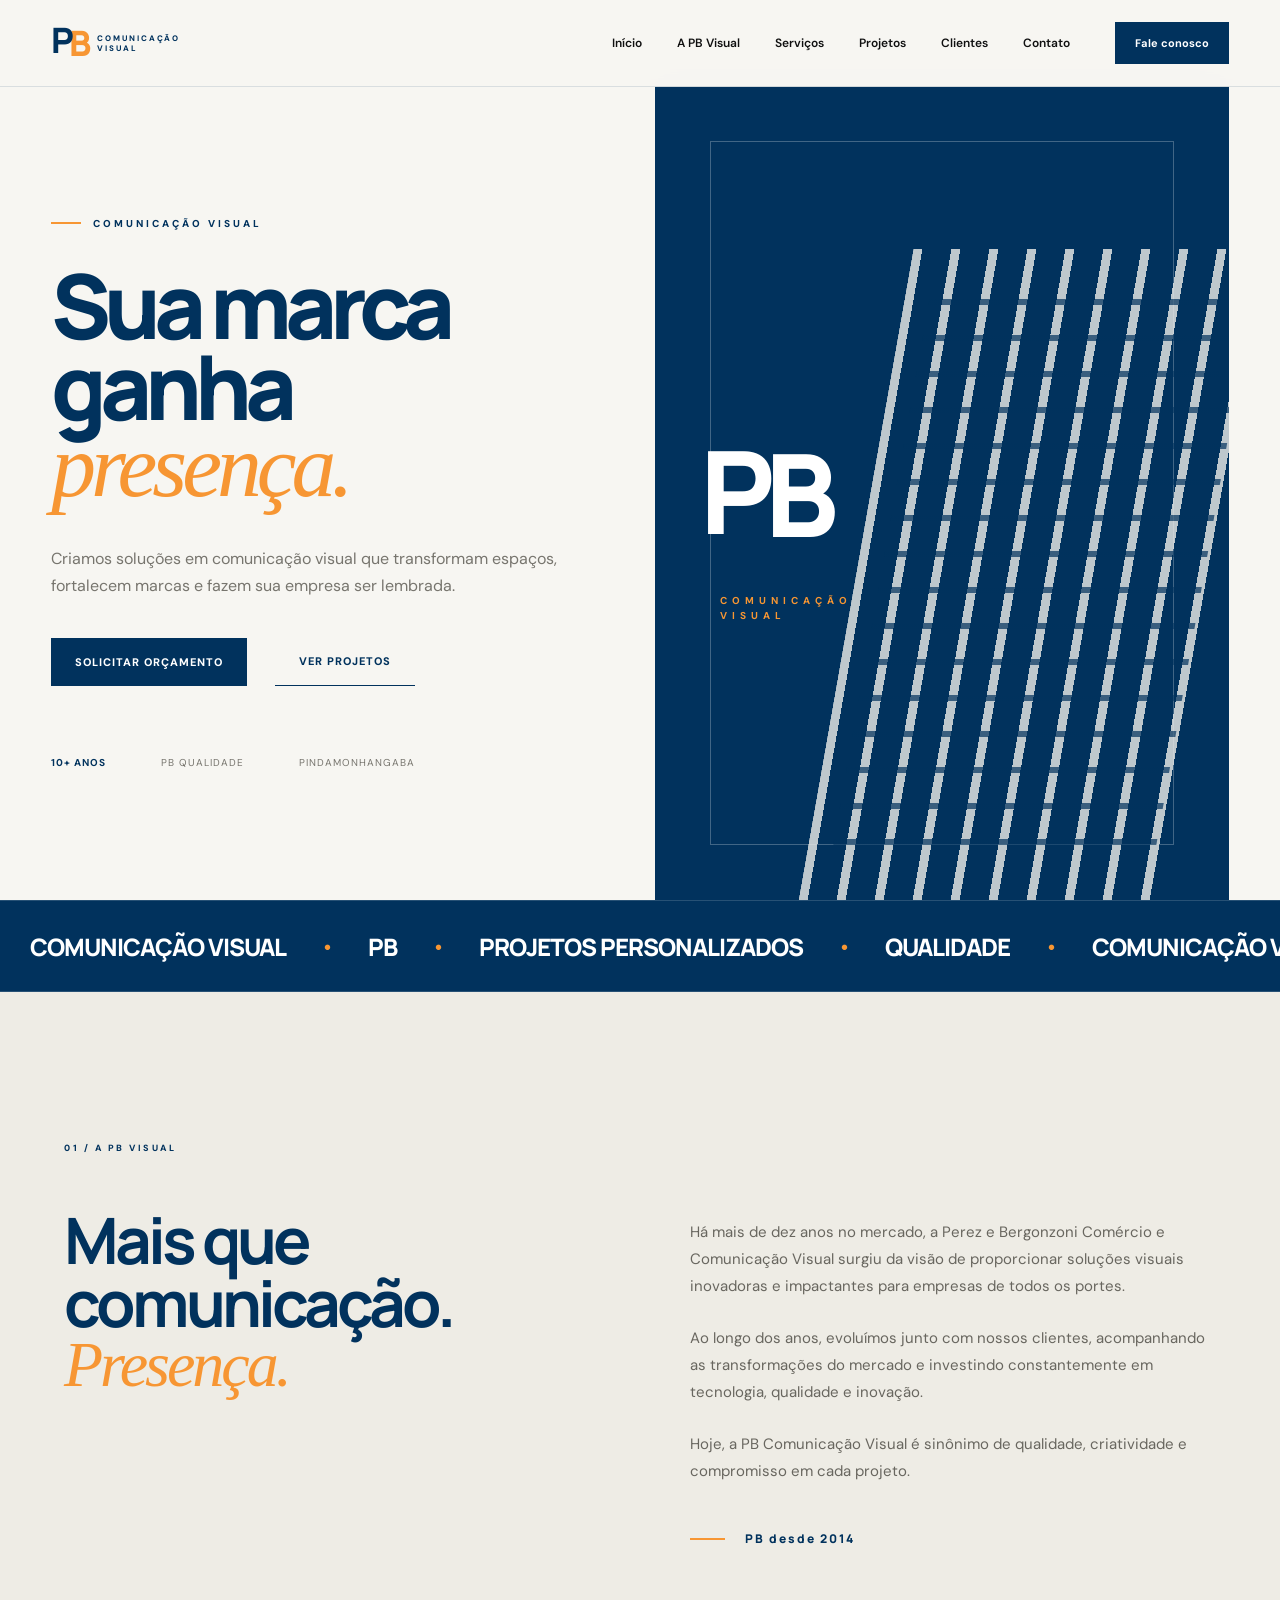
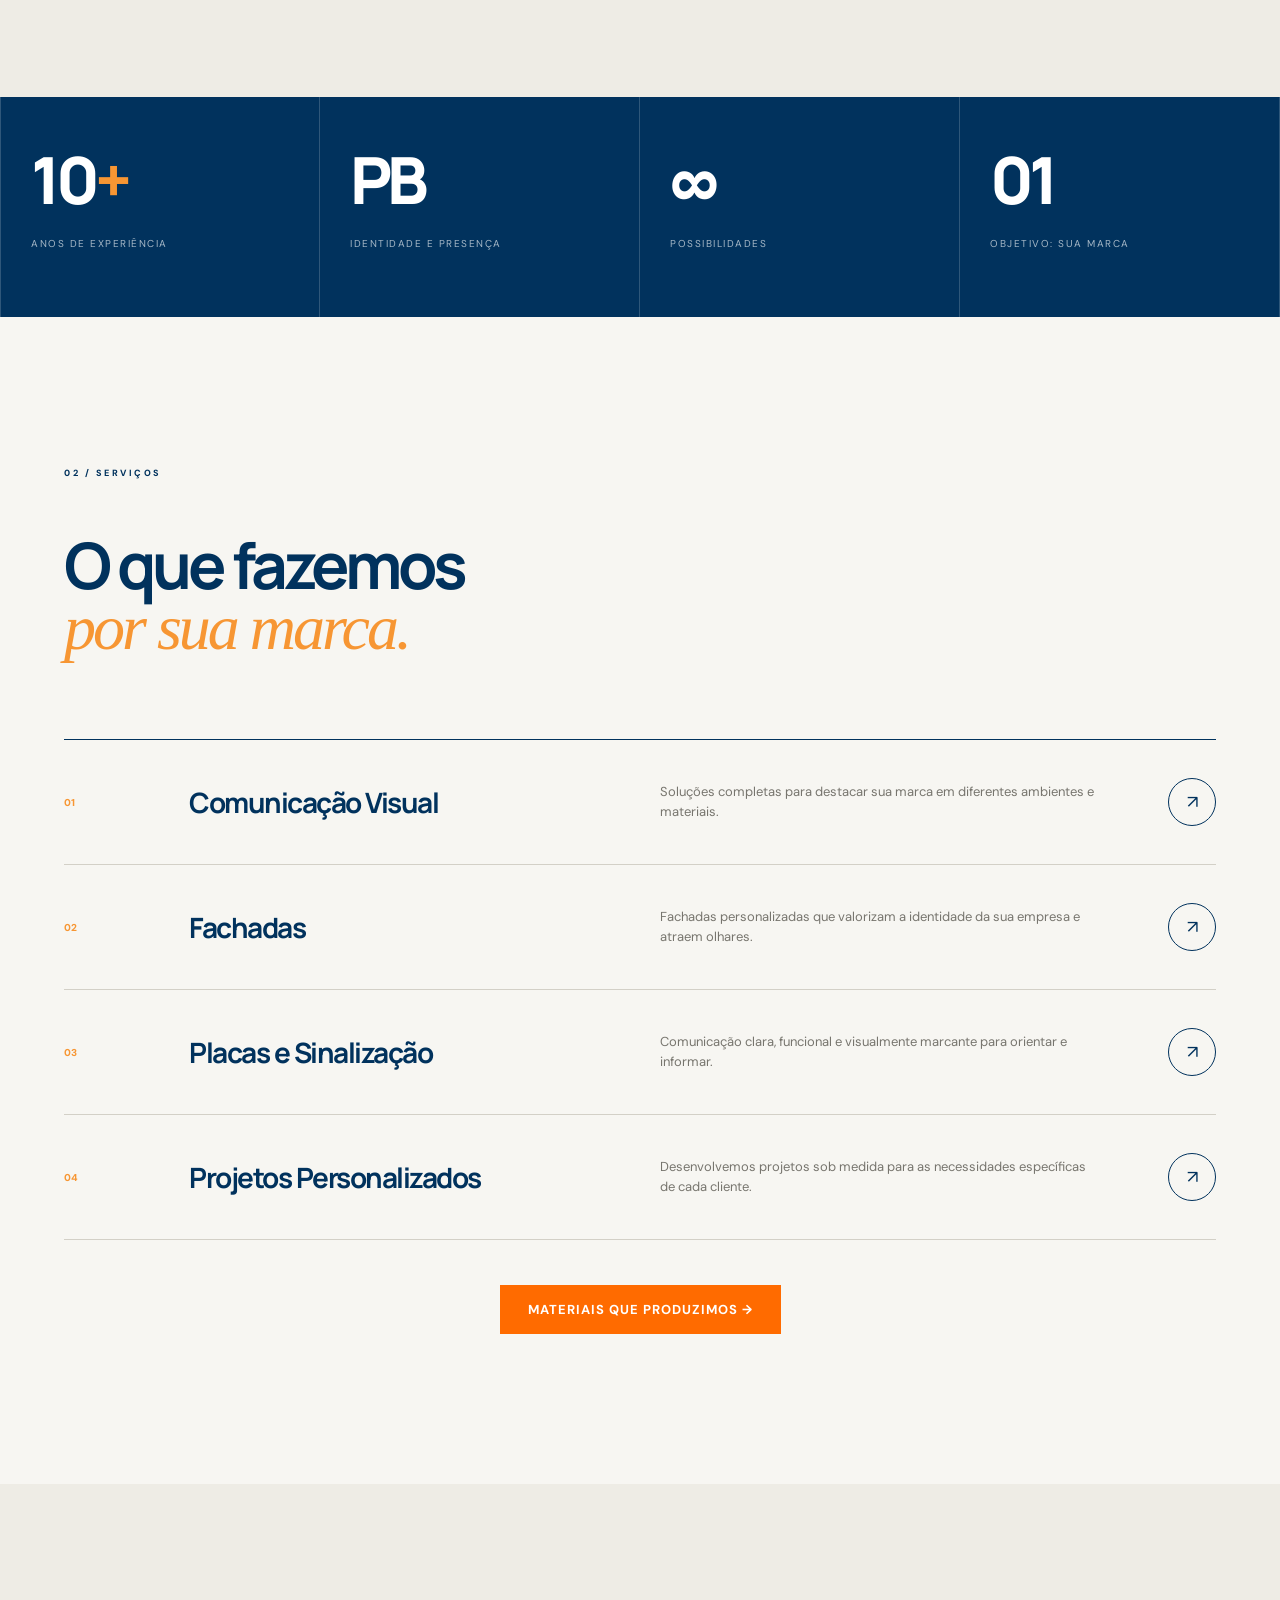
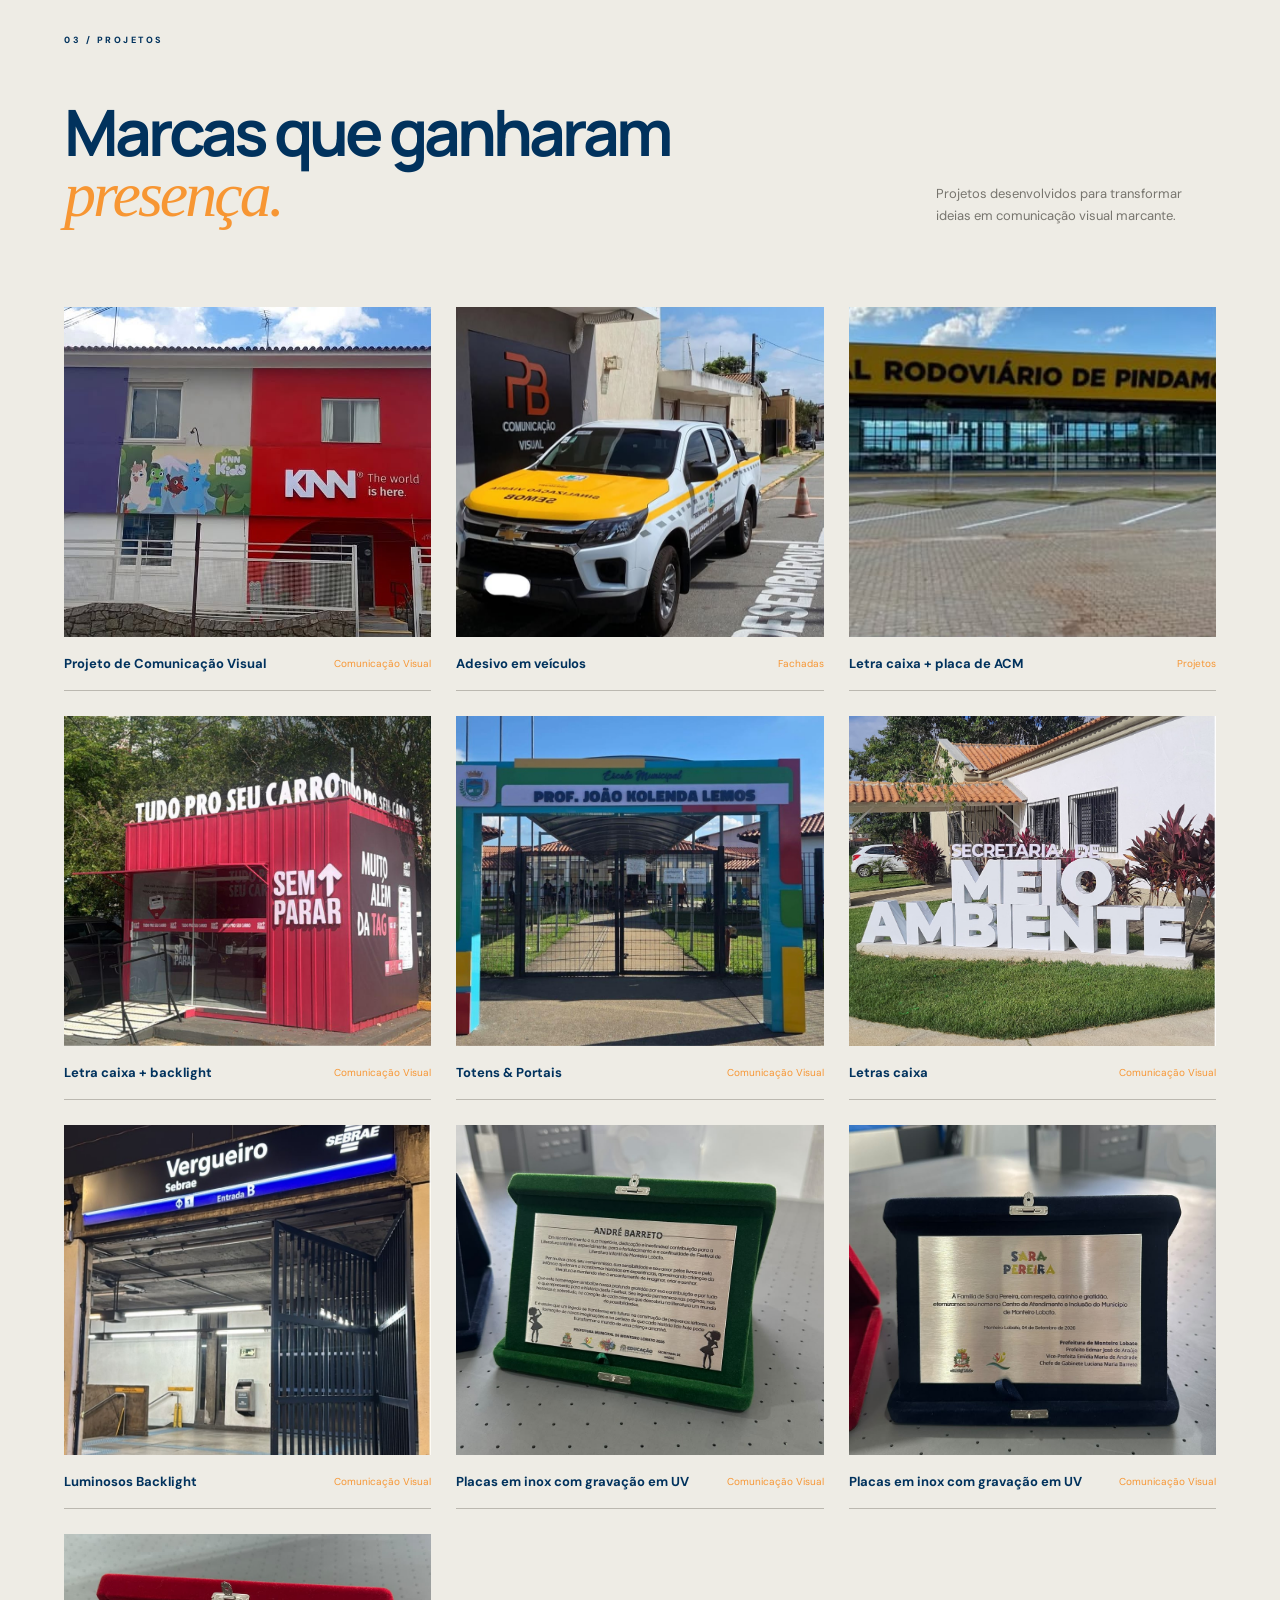
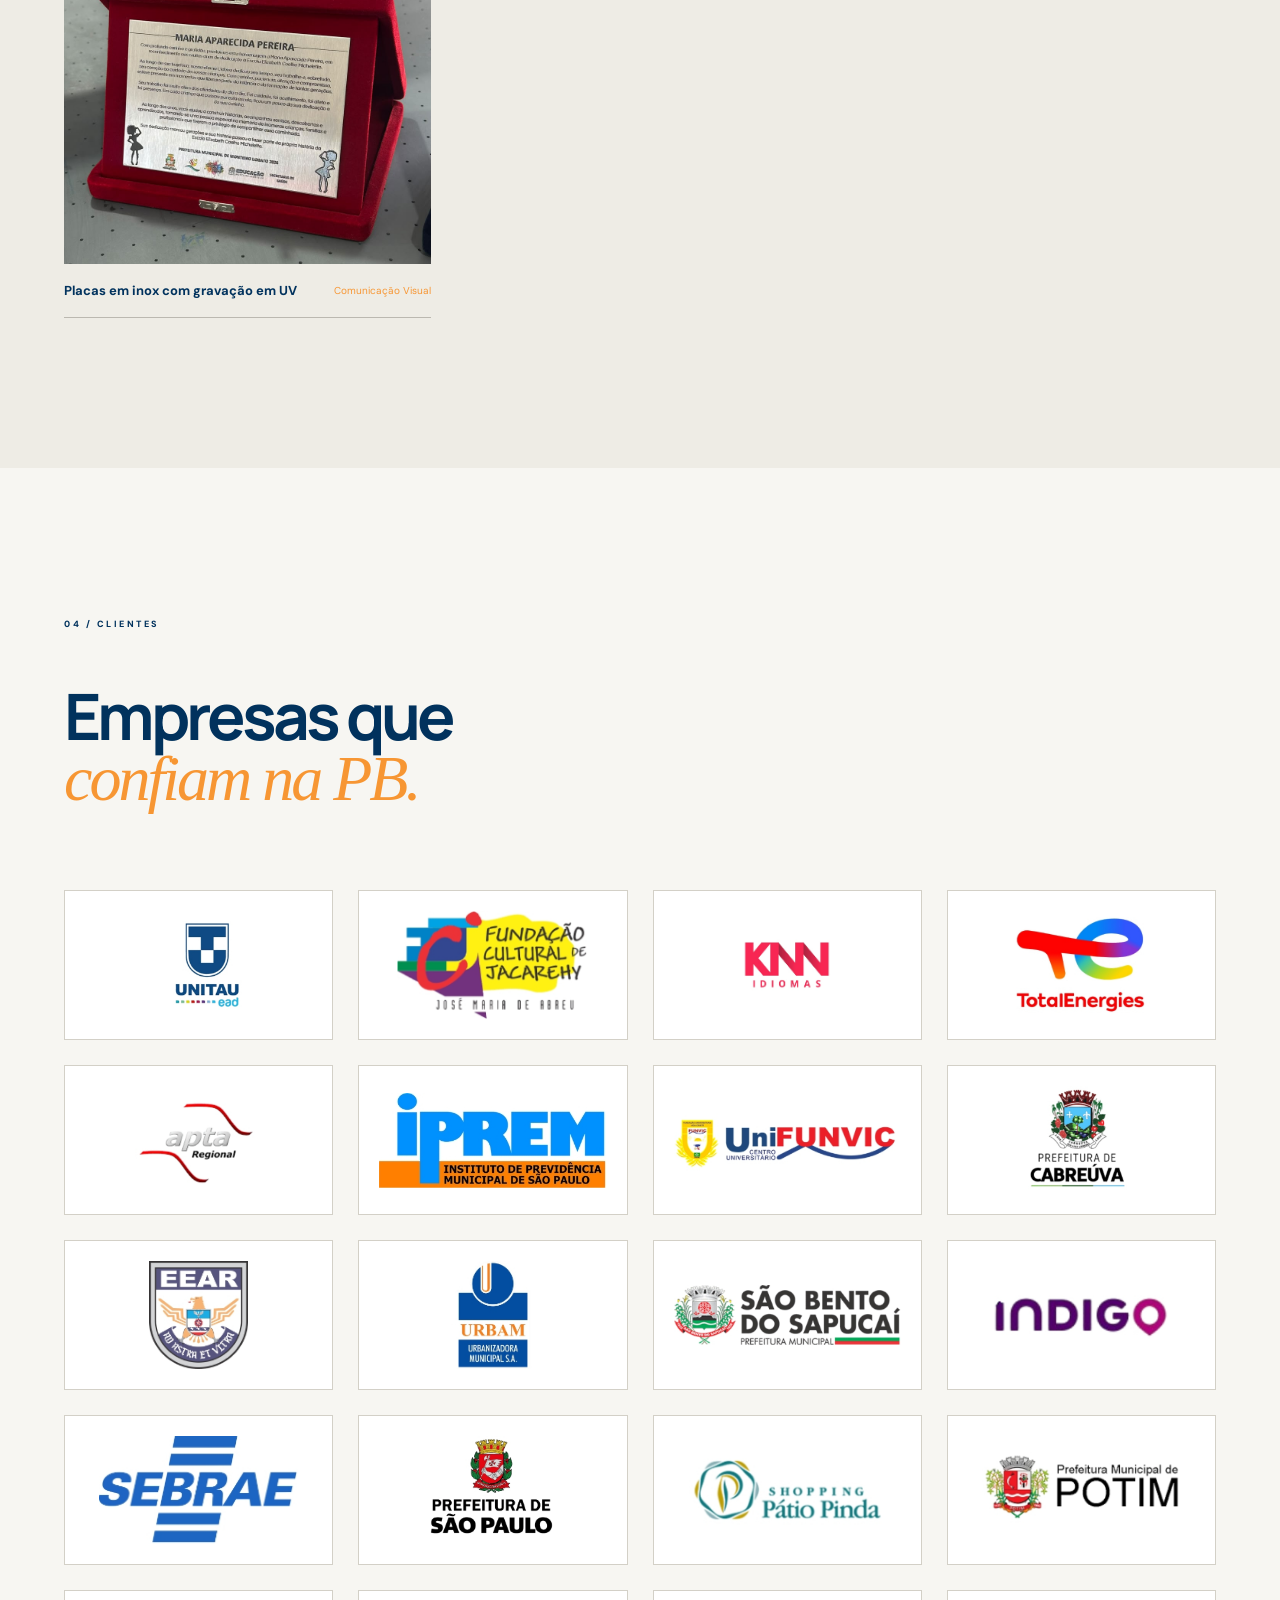
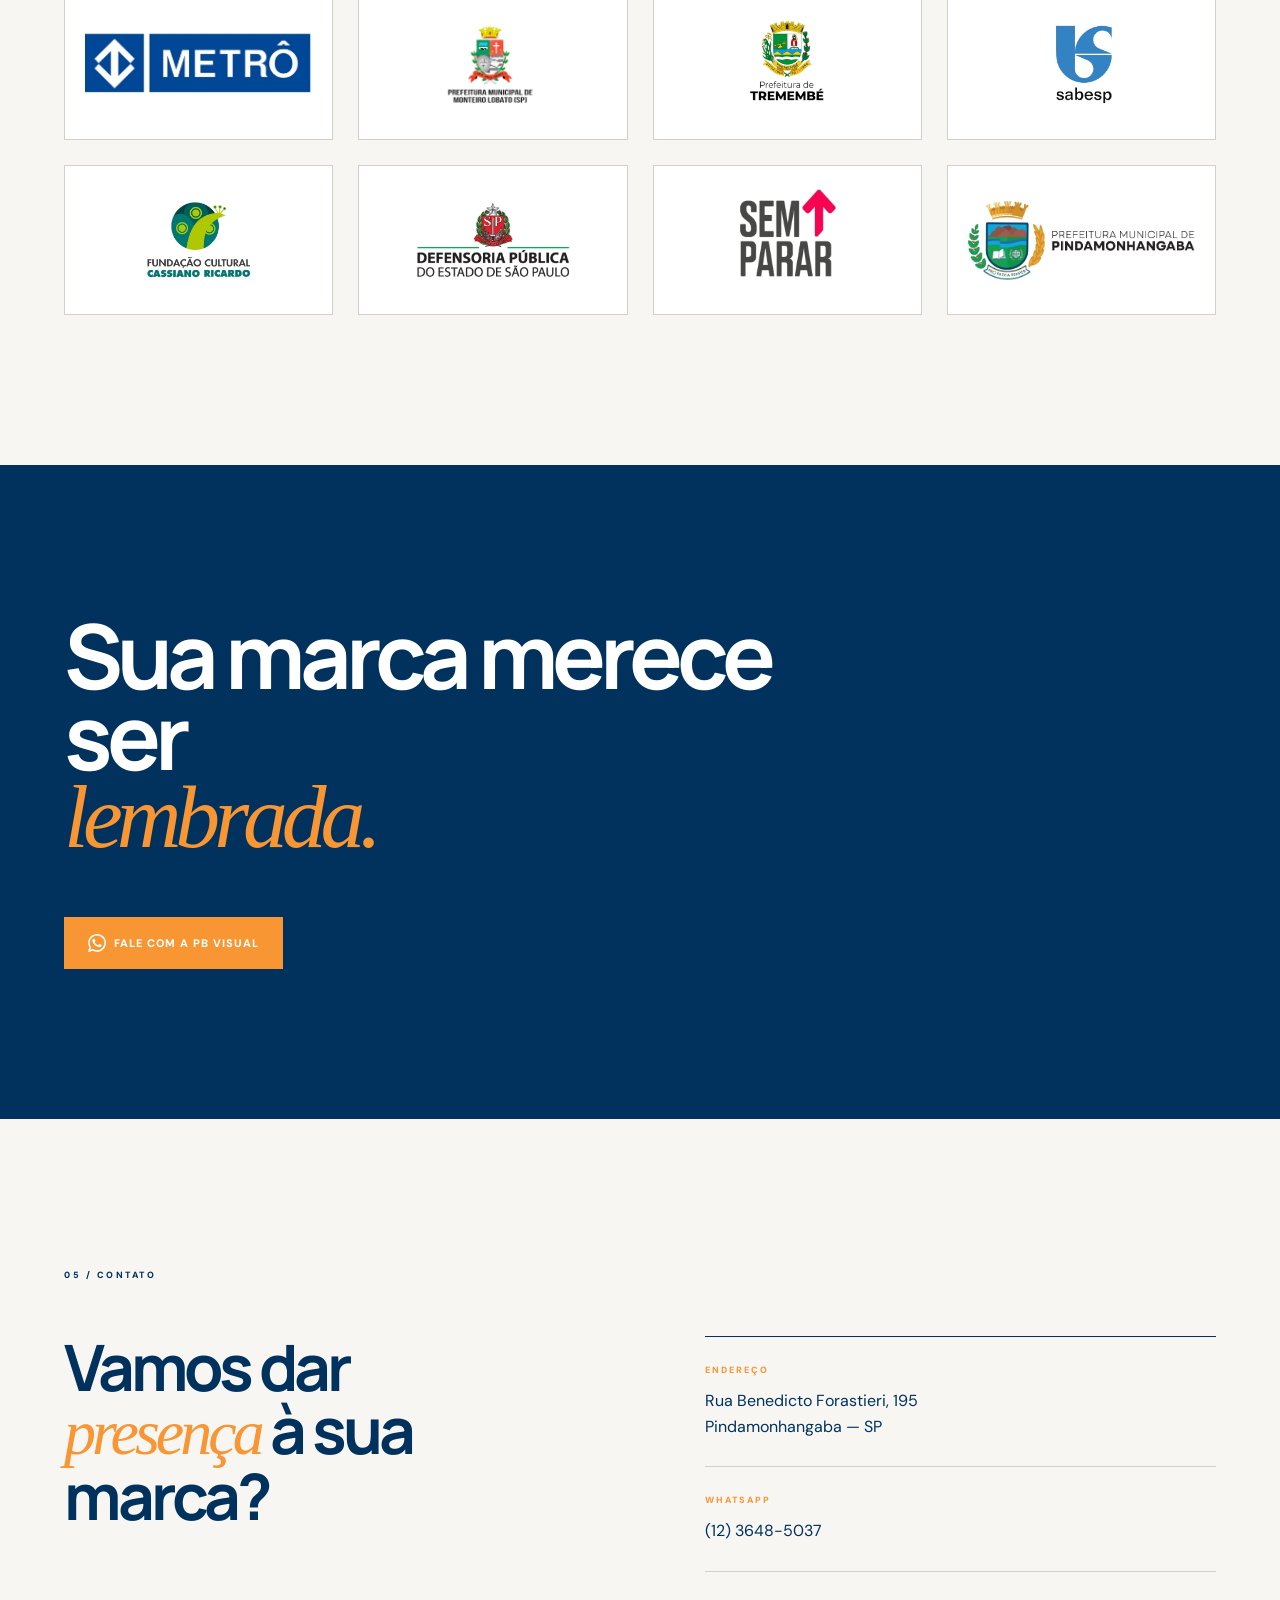
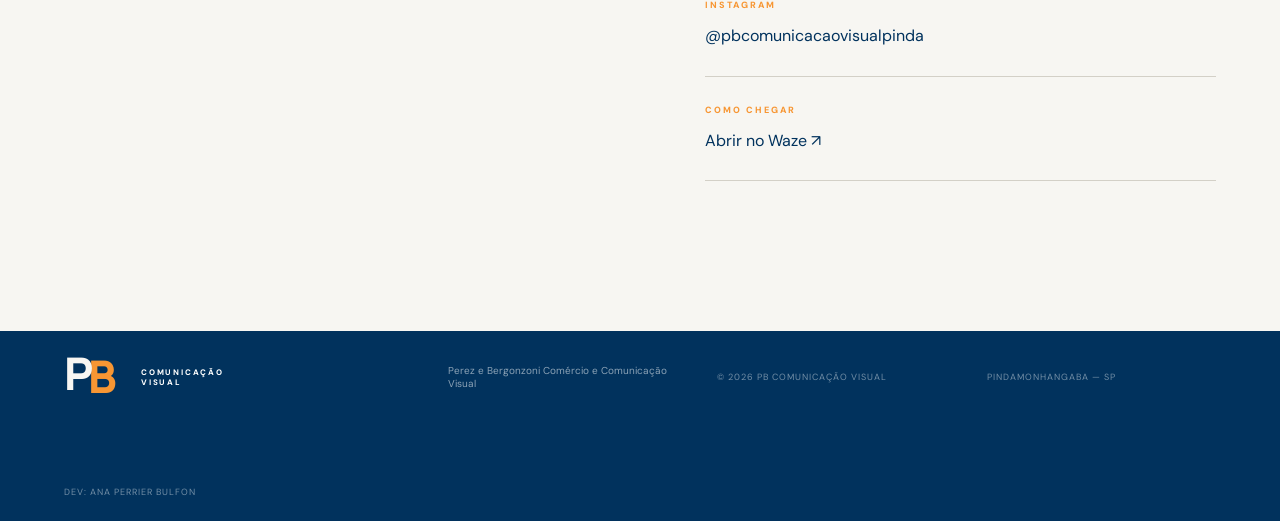
<file: index.html>
<!DOCTYPE html>
<html lang="pt-BR">
<head>
    <link rel="icon" type="image/jpeg" href="./images/logo-pb-03.jpeg">
    <meta charset="UTF-8">
    <meta name="viewport" content="width=device-width, initial-scale=1.0">
<title>PB Comunicação Visual | Pindamonhangaba</title>
<meta
    name="description"
    content="PB Comunicação Visual - Soluções em comunicação visual para empresas em Pindamonhangaba e região."
>
<link rel="preconnect" href="https://fonts.googleapis.com">
<link rel="preconnect" href="https://fonts.gstatic.com" crossorigin>
<link
    href="https://fonts.googleapis.com/css2?family=DM+Sans:wght@400;500;600;700&family=Manrope:wght@400;500;600;700;800&display=swap"
    rel="stylesheet"
>
<link rel="stylesheet" href="./style.css">
</head>
<body>
<!-- HEADER -->
<header class="header">
    <div class="header-inner">
        <a href="#inicio" class="logo">
            <span class="logo-pb">
                <span class="p">P</span><span class="b">B</span>
            </span>
            <span class="logo-text">
                COMUNICAÇÃO<br>
                VISUAL
            </span>
        </a>
        <nav class="nav">
            <a href="#inicio">Início</a>
            <a href="#sobre">A PB Visual</a>
            <a href="#servicos">Serviços</a>
            <a href="#projetos">Projetos</a>
            <a href="#clientes">Clientes</a>
            <a href="#contato">Contato</a>
        </nav>
        <a
            class="header-button"
            href="https://wa.me/551236485037?text=Ol%C3%A1!%20Gostaria%20de%20solicitar%20um%20or%C3%A7amento%20com%20a%20PB%20Visual."
            target="_blank"
            rel="noopener noreferrer"
        >
            Fale conosco
        </a>
        <button class="menu-toggle" aria-label="Abrir menu">
            <span></span>
            <span></span>
            <span></span>
        </button>
    </div>
</header>
<!-- HERO -->
<main>
    <section class="hero" id="inicio">
        <div class="hero-grid">
            <div class="hero-content">
                <span class="hero-tag">
                    COMUNICAÇÃO VISUAL
                </span>
                <h1>
                    Sua marca<br>
                    ganha <em>presença.</em>
                </h1>
                <p class="hero-description">
                    Criamos soluções em comunicação visual que transformam
                    espaços, fortalecem marcas e fazem sua empresa ser lembrada.
                </p>
                <div class="hero-buttons">
                    <a
                        href="https://wa.me/551236485037?text=Ol%C3%A1!%20Gostaria%20de%20solicitar%20um%20or%C3%A7amento%20com%20a%20PB%20Visual."
                        target="_blank"
                        rel="noopener noreferrer"
                        class="btn btn-primary"
                    >
                        Solicitar orçamento
                    </a>
                    <a href="#projetos" class="btn btn-outline">
                        Ver projetos
                    </a>
                </div>
                <div class="hero-info">
                    <span>10+ anos</span>
                    <span>PB qualidade</span>
                    <span>Pindamonhangaba</span>
                </div>
            </div>
            <div class="hero-visual">
<div class="hero-pb">
    <span class="p">P</span><span>B</span>
</div>
                <div class="visual-main"></div>
                <div class="visual-small">
                    COMUNICAÇÃO<br>
                    VISUAL
                </div>
            </div>
        </div>
    </section>
    <!-- MARQUEE -->
    <div class="marquee">
        <div class="marquee-content">
            <span>COMUNICAÇÃO VISUAL</span>
            <span>•</span>
            <span>PB</span>
            <span>•</span>
            <span>PROJETOS PERSONALIZADOS</span>
            <span>•</span>
            <span>QUALIDADE</span>
            <span>•</span>
            <span>COMUNICAÇÃO VISUAL</span>
            <span>•</span>
            <span>PB</span>
            <span>•</span>
            <span>PROJETOS PERSONALIZADOS</span>
            <span>•</span>
            <span>QUALIDADE</span>
            <span>•</span>
        </div>
    </div>
    <!-- A PB VISUAL -->
    <section class="about section" id="sobre">
        <div class="container">
            <div class="section-label">
                01 / A PB VISUAL
            </div>
            <div class="about-grid">
                <div class="about-title">
                    <h2>
                        Mais que comunicação.<br>
                        <em>Presença.</em>
                    </h2>
                </div>
                <div class="about-text">
                    <p>
                        Há mais de dez anos no mercado, a Perez e Bergonzoni
                        Comércio e Comunicação Visual surgiu da visão de
                        proporcionar soluções visuais inovadoras e impactantes
                        para empresas de todos os portes.
                    </p>
                    <p>
                        Ao longo dos anos, evoluímos junto com nossos clientes,
                        acompanhando as transformações do mercado e investindo
                        constantemente em tecnologia, qualidade e inovação.
                    </p>
                    <p>
                        Hoje, a PB Comunicação Visual é sinônimo de qualidade,
                        criatividade e compromisso em cada projeto.
                    </p>
                    <div class="about-signature">
                        <span></span>
                        PB desde 2014
                    </div>
                </div>
            </div>
        </div>
    </section>
    <!-- NÚMEROS -->
    <section class="numbers">
        <div class="numbers-grid">
            <div class="number-item">
                <strong>
                    10<span>+</span>
                </strong>
                <small>
                    ANOS DE EXPERIÊNCIA
                </small>
            </div>
            <div class="number-item">
                <strong>
                    PB
                </strong>
                <small>
                    IDENTIDADE E PRESENÇA
                </small>
            </div>
            <div class="number-item">
                <strong>
                    ∞
                </strong>
                <small>
                    POSSIBILIDADES
                </small>
            </div>
            <div class="number-item">
                <strong>
                    01
                </strong>
                <small>
                    OBJETIVO: SUA MARCA
                </small>
            </div>
        </div>
    </section>
    <!-- SERVIÇOS -->
    <section class="services section" id="servicos">
        <div class="container">
            <div class="section-label">
                02 / SERVIÇOS
            </div>
            <div class="section-heading">
                <h2>
                    O que fazemos<br>
                    <em>por sua marca.</em>
                </h2>
            </div>
            <div class="services-list">
                <div class="service-item">
                    <span class="service-number">
                        01
                    </span>
                    <div class="service-content">
                        <h3>
                            Comunicação Visual
                        </h3>
                        <p>
                            Soluções completas para destacar sua marca em
                            diferentes ambientes e materiais.
                        </p>
                    </div>
                    <span class="service-arrow">
                        ↗
                    </span>
                </div>
                <div class="service-item">
                    <span class="service-number">
                        02
                    </span>
                    <div class="service-content">
                        <h3>
                            Fachadas
                        </h3>
                        <p>
                            Fachadas personalizadas que valorizam a identidade
                            da sua empresa e atraem olhares.
                        </p>
                    </div>
                    <span class="service-arrow">
                        ↗
                    </span>
                </div>
                <div class="service-item">
                    <span class="service-number">
                        03
                    </span>
                    <div class="service-content">
                        <h3>
                            Placas e Sinalização
                        </h3>
                        <p>
                            Comunicação clara, funcional e visualmente marcante
                            para orientar e informar.
                        </p>
                    </div>
                    <span class="service-arrow">
                        ↗
                    </span>
                </div>
                <div class="service-item">
                    <span class="service-number">
                        04
                    </span>
                    <div class="service-content">
                        <h3>
                            Projetos Personalizados
                        </h3>
                        <p>
                            Desenvolvemos projetos sob medida para as
                            necessidades específicas de cada cliente.
                        </p>
                    </div>
                    <span class="service-arrow">
                        ↗
                    </span>
                </div>
            </div>
<div style="display: flex; justify-content: center; margin-top: 45px; width: 100%;">
    <a
        href="./materiais.html"
        style="display: inline-flex; align-items: center; justify-content: center; padding: 16px 28px; background: #ff6b00; color: #ffffff; text-decoration: none; font-weight: 700; font-size: 13px; letter-spacing: 1px;"
    >
        MATERIAIS QUE PRODUZIMOS →
    </a>
</div>
        </div>
    </section>
    <!-- PROJETOS -->
    <section class="projects section" id="projetos">
        <div class="container">
            <div class="section-label">
                03 / PROJETOS
            </div>
            <div class="projects-header">
                <h2>
                    Marcas que ganharam<br>
                    <em>presença.</em>
                </h2>
                <p>
                    Projetos desenvolvidos para transformar ideias em
                    comunicação visual marcante.
                </p>
            </div>
            <div class="projects-grid">
                <div class="project-card">
                    <div class="project-image">
                        <img
                            src="./images/projeto1.jpg"
                            alt="Projeto de comunicação visual"
                        >
                    </div>
                    <div class="project-info">
                        <h3>
                            Projeto de Comunicação Visual
                        </h3>
                        <span>
                            Comunicação Visual 
                        </span>
                    </div>
                </div>
                <div class="project-card">
                    <div class="project-image">
                        <img
                            src="./images/projeto2.jpg"
                            alt="Adesivo em veículos"
                        >
                    </div>
                    <div class="project-info">
                        <h3>
                            Adesivo em veículos
                        </h3>
                        <span>
                            Fachadas 
                        </span>
                    </div>
                </div>
                <div class="project-card">
                    <div class="project-image">
                        <img
                            src="./images/projeto3.jpg"
                            alt="Letra caixa + placa de ACM"
                        >
                    </div>
                    <div class="project-info">
                        <h3>
                            Letra caixa + placa de ACM
                        </h3>
                        <span>
                            Projetos 
                        </span>
                    </div>
                </div>
                <div class="project-card">
                    <div class="project-image">
                        <img
                            src="./images/projeto4.png"
                            alt="Letra caixa + backlightl"
                        >
                    </div>
                    <div class="project-info">
                        <h3>
                           Letra caixa + backlight
                        </h3>
                        <span>
                            Comunicação Visual 
                        </span>
                    </div>
                </div>
                <div class="project-card">
                    <div class="project-image">
                        <img
                            src="./images/projeto5.jpeg"
                            alt="Totens & Portais"
                        >
                    </div>
                    <div class="project-info">
                        <h3>
                            Totens & Portais
                        </h3>
                        <span>
                            Comunicação Visual 
                        </span>
                    </div>
                </div>
                <div class="project-card">
                    <div class="project-image">
                        <img
                            src="./images/projeto6.png"
                            alt="Letras caixa"
                        >
                    </div>
                    <div class="project-info">
                        <h3>
                           Letras caixa
                        </h3>
                        <span>
                            Comunicação Visual 
                        </span>
                    </div>
                </div>
                <div class="project-card">
                    <div class="project-image">
                        <img
                            src="./images/projeto7.jpeg"
                            alt=" Luminosos Backlight"
                        >
                    </div>
                    <div class="project-info">
                        <h3>
                            Luminosos Backlight
                        </h3>
                        <span>
                            Comunicação Visual 
                        </span>
                    </div>
                </div>
                <div class="project-card">
                    <div class="project-image">
                        <img
                            src="./images/projeto8.jpeg"
                            alt="Placas em inox com gravação em UV "
                        >
                    </div>
                    <div class="project-info">
                        <h3>
                            Placas em inox com gravação em UV 
                        </h3>
                        <span>
                            Comunicação Visual 
                        </span>
                    </div>
                </div>
                <div class="project-card">
                    <div class="project-image">
                        <img
                            src="./images/projeto9.jpeg"
                            alt="Placas em inox com gravação em UV "
                        >
                    </div>
                    <div class="project-info">
                        <h3>
                            Placas em inox com gravação em UV 
                        </h3>
                        <span>
                            Comunicação Visual 
                        </span>
                    </div>
                </div>
                <div class="project-card">
                    <div class="project-image">
                        <img
                            src="./images/projeto10.jpeg"
                            alt="Placas em inox com gravação em UV "
                        >
                    </div>
                    <div class="project-info">
                        <h3>
                            Placas em inox com gravação em UV 
                        </h3>
                        <span>
                            Comunicação Visual 
                        </span>
                    </div>
                </div>
            </div>
        </div>
    </section>
    <!-- CLIENTES -->
    <section class="clients section" id="clientes">
        <div class="container">
            <div class="section-label">
                04 / CLIENTES
            </div>
            <div class="section-heading">
                <h2>
                    Empresas que<br>
                    <em>confiam na PB.</em>
                </h2>
            </div>
            <div class="clients-grid">
                <div class="client-logo">
                    <img src="./images/logo1.jpeg" alt="Cliente 1">
                </div>
                <div class="client-logo">
                    <img src="./images/logo2.jpeg" alt="Cliente 2">
                </div>
                <div class="client-logo">
                    <img src="./images/logo3.jpeg" alt="Cliente 3">
                </div>
                <div class="client-logo">
                    <img src="./images/logo4.jpeg" alt="Cliente 4">
                </div>
                <div class="client-logo">
                    <img src="./images/logo5.jpeg" alt="Cliente 5">
                </div>
                <div class="client-logo">
                    <img src="./images/logo6.jpeg" alt="Cliente 6">
                </div>
                <div class="client-logo">
                    <img src="./images/logo7.jpeg" alt="Cliente 7">
                </div>
                <div class="client-logo">
                    <img src="./images/logo8.jpeg" alt="Cliente 8">
                </div>
                <div class="client-logo">
                    <img src="./images/logo9.jpeg" alt="Cliente 9">
                </div>
                <div class="client-logo">
                    <img src="./images/logo10.jpeg" alt="Cliente 10">
                </div>
                <div class="client-logo">
                    <img src="./images/logo11.jpeg" alt="Cliente 11">
                </div>
                <div class="client-logo">
                    <img src="./images/logo12.jpeg" alt="Cliente 12">
                </div>
                <div class="client-logo">
                    <img src="./images/logo13.jpeg" alt="Cliente 13">
                </div>
                <div class="client-logo">
                    <img src="./images/logo14.jpeg" alt="Cliente 14">
                </div>
                <div class="client-logo">
                    <img src="./images/logo15.jpeg" alt="Cliente 15">
                </div>
                <div class="client-logo">
                    <img src="./images/logo16.jpeg" alt="Cliente 16">
                </div>
                <div class="client-logo">
                    <img src="./images/logo17.jpeg" alt="Cliente 17">
                </div>
                <div class="client-logo">
                    <img src="./images/logo18.jpeg" alt="Cliente 18">
                </div>
                <div class="client-logo">
                    <img src="./images/logo19.jpeg" alt="Cliente 19">
                </div>
                <div class="client-logo">
                    <img src="./images/logo20.jpeg" alt="Cliente 20">
                </div>
                <div class="client-logo">
                    <img src="./images/logo21.jpeg" alt="Cliente 21">
                </div>
                <div class="client-logo">
                    <img src="./images/logo22.jpeg" alt="Cliente 22">
                </div>
                <div class="client-logo">
                    <img src="./images/logo23.jpeg" alt="Cliente 23">
                </div>
                <div class="client-logo">
                    <img src="./images/logo24.jpeg" alt="Cliente 24">
                </div>
            </div>
        </div>
    </section>
    <!-- CTA -->
    <section class="cta">
        <div class="container">
            <h2>
                Sua marca merece<br>
                ser <em>lembrada.</em>
            </h2>
       <a
    href="https://wa.me/551236485037?text=Ol%C3%A1!%20Gostaria%20de%20solicitar%20um%20or%C3%A7amento%20com%20a%20PB%20Visual."
    target="_blank"
    rel="noopener noreferrer"
    class="btn btn-light"
>
    <span class="whatsapp-icon">
        <svg viewBox="0 0 24 24" aria-hidden="true">
            <path d="M20.52 3.48A11.82 11.82 0 0 0 12.08 0C5.56 0 .25 5.31.25 11.84c0 2.09.55 4.13 1.59 5.93L.15 24l6.38-1.67a11.84 11.84 0 0 0 5.55 1.39h.01c6.52 0 11.83-5.31 11.83-11.84 0-3.17-1.23-6.15-3.4-8.4ZM12.09 21.72h-.01a9.84 9.84 0 0 1-5.02-1.38l-.36-.21-3.78.99 1.01-3.68-.23-.38a9.84 9.84 0 1 1 8.39 4.66Zm5.4-7.38c-.3-.15-1.77-.87-2.05-.97-.28-.1-.48-.15-.68.15-.2.3-.78.97-.96 1.17-.18.2-.35.22-.65.07-.3-.15-1.27-.47-2.42-1.5-.9-.8-1.5-1.78-1.68-2.08-.17-.3-.02-.46.13-.61.13-.13.3-.35.45-.52.15-.17.2-.3.3-.5.1-.2.05-.37-.02-.52-.07-.15-.68-1.64-.93-2.25-.25-.6-.5-.52-.68-.53h-.58c-.2 0-.52.07-.8.37-.28.3-1.05 1.02-1.05 2.49s1.08 2.89 1.23 3.09c.15.2 2.12 3.24 5.14 4.54.72.31 1.28.49 1.72.63.72.23 1.38.2 1.9.12.58-.09 1.77-.72 2.02-1.42.25-.7.25-1.3.18-1.42-.08-.13-.28-.2-.58-.35Z"/>
        </svg>
    </span>
    Fale com a PB Visual
</a>
        </div>
    </section>
    <!-- CONTATO -->
    <section class="contact section" id="contato">
        <div class="container">
            <div class="section-label">
                05 / CONTATO
            </div>
            <div class="contact-grid">
                <div>
                    <h2>
                        Vamos dar<br>
                        <em>presença</em> à sua marca?
                    </h2>
                </div>
                <div class="contact-info">
                    <div class="contact-item">
                        <span>
                            ENDEREÇO
                        </span>
                        <a
                            href="https://www.google.com/maps/search/?api=1&query=Rua+Benedicto+Forastieri+195+Pindamonhangaba+SP"
                            target="_blank"
                            rel="noopener noreferrer"
                        >
                            Rua Benedicto Forastieri, 195<br>
                            Pindamonhangaba — SP
                        </a>
                    </div>
                    <div class="contact-item">
                        <span>
                            WHATSAPP
                        </span>
                        <a
                            href="https://wa.me/551236485037?text=Ol%C3%A1!%20Gostaria%20de%20solicitar%20um%20or%C3%A7amento%20com%20a%20PB%20Visual."
                            target="_blank"
                            rel="noopener noreferrer"
                        >
                            (12) 3648-5037
                        </a>
                    </div>
                    <div class="contact-item">
                        <span>
                            INSTAGRAM
                        </span>
                        <a
                            href="https://www.instagram.com/pbcomunicacaovisualpinda/"
                            target="_blank"
                            rel="noopener noreferrer"
                        >
                            @pbcomunicacaovisualpinda
                        </a>
                    </div>
                    <div class="contact-item">
                        <span>
                            COMO CHEGAR
                        </span>
                        <a
                            href="https://www.waze.com/ul?q=Rua%20Benedicto%20Forastieri%20195%20Pindamonhangaba%20SP&navigate=yes"
                            target="_blank"
                            rel="noopener noreferrer"
                        >
                            Abrir no Waze ↗
                        </a>
                    </div>
                </div>
            </div>
        </div>
    </section>
</main>
<!-- FOOTER -->
<footer class="footer">
    <div class="footer-inner">
        <div class="footer-logo">
            <span class="logo-pb">
                <span class="p">P</span><span class="b">B</span>
            </span>
            <span class="logo-text">
                COMUNICAÇÃO<br>
                VISUAL
            </span>
        </div>
        <p>
            Perez e Bergonzoni Comércio e Comunicação Visual
        </p>
        <span>
            ©️ 2026 PB Comunicação Visual
        </span>
        <span>
            Pindamonhangaba — SP
        </span>
         <span>
            dev: Ana Perrier Bulfon
        </span>
    </div>
</footer>
<!-- VOLTAR AO TOPO -->
<a
    href="#inicio"
    class="back-to-top"
    aria-label="Voltar ao topo"
>
   <span>↑</span>
</a>
<script src="./script.js"></script>
</body>
</html>
</file>
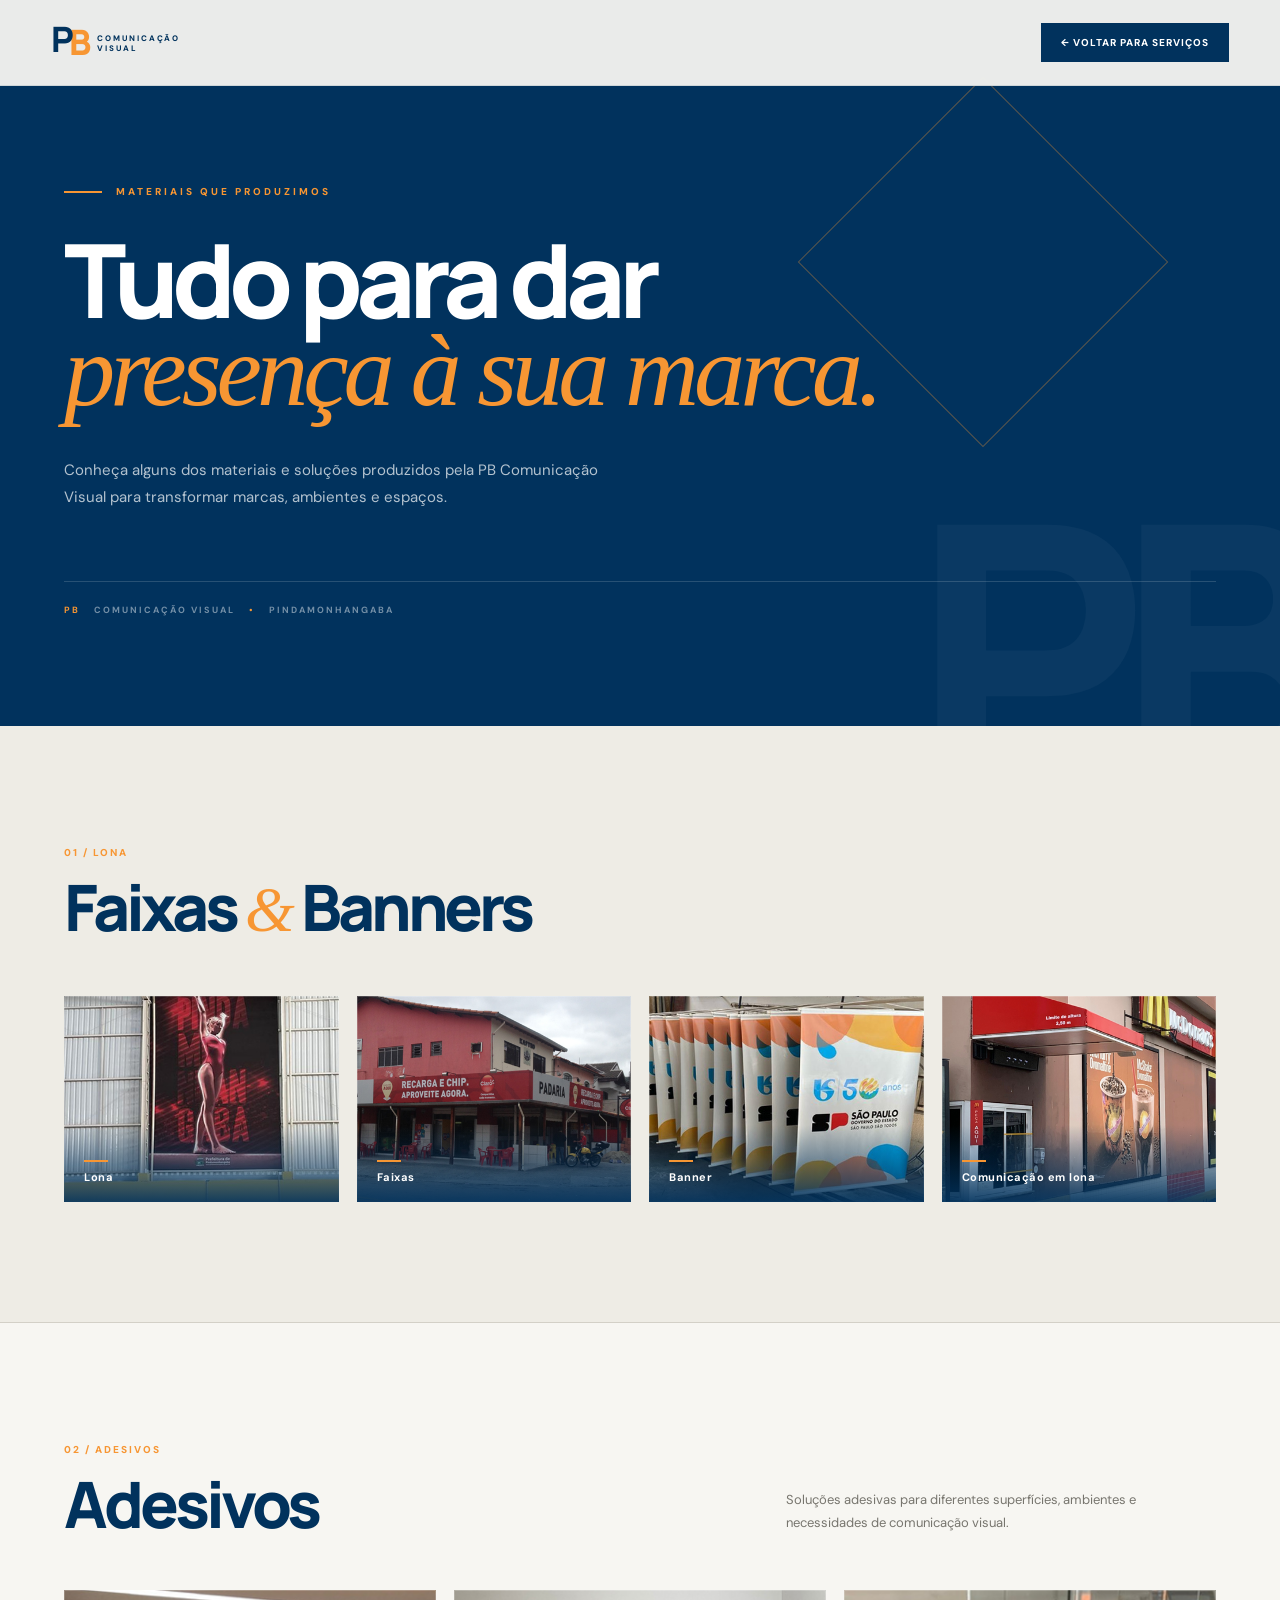
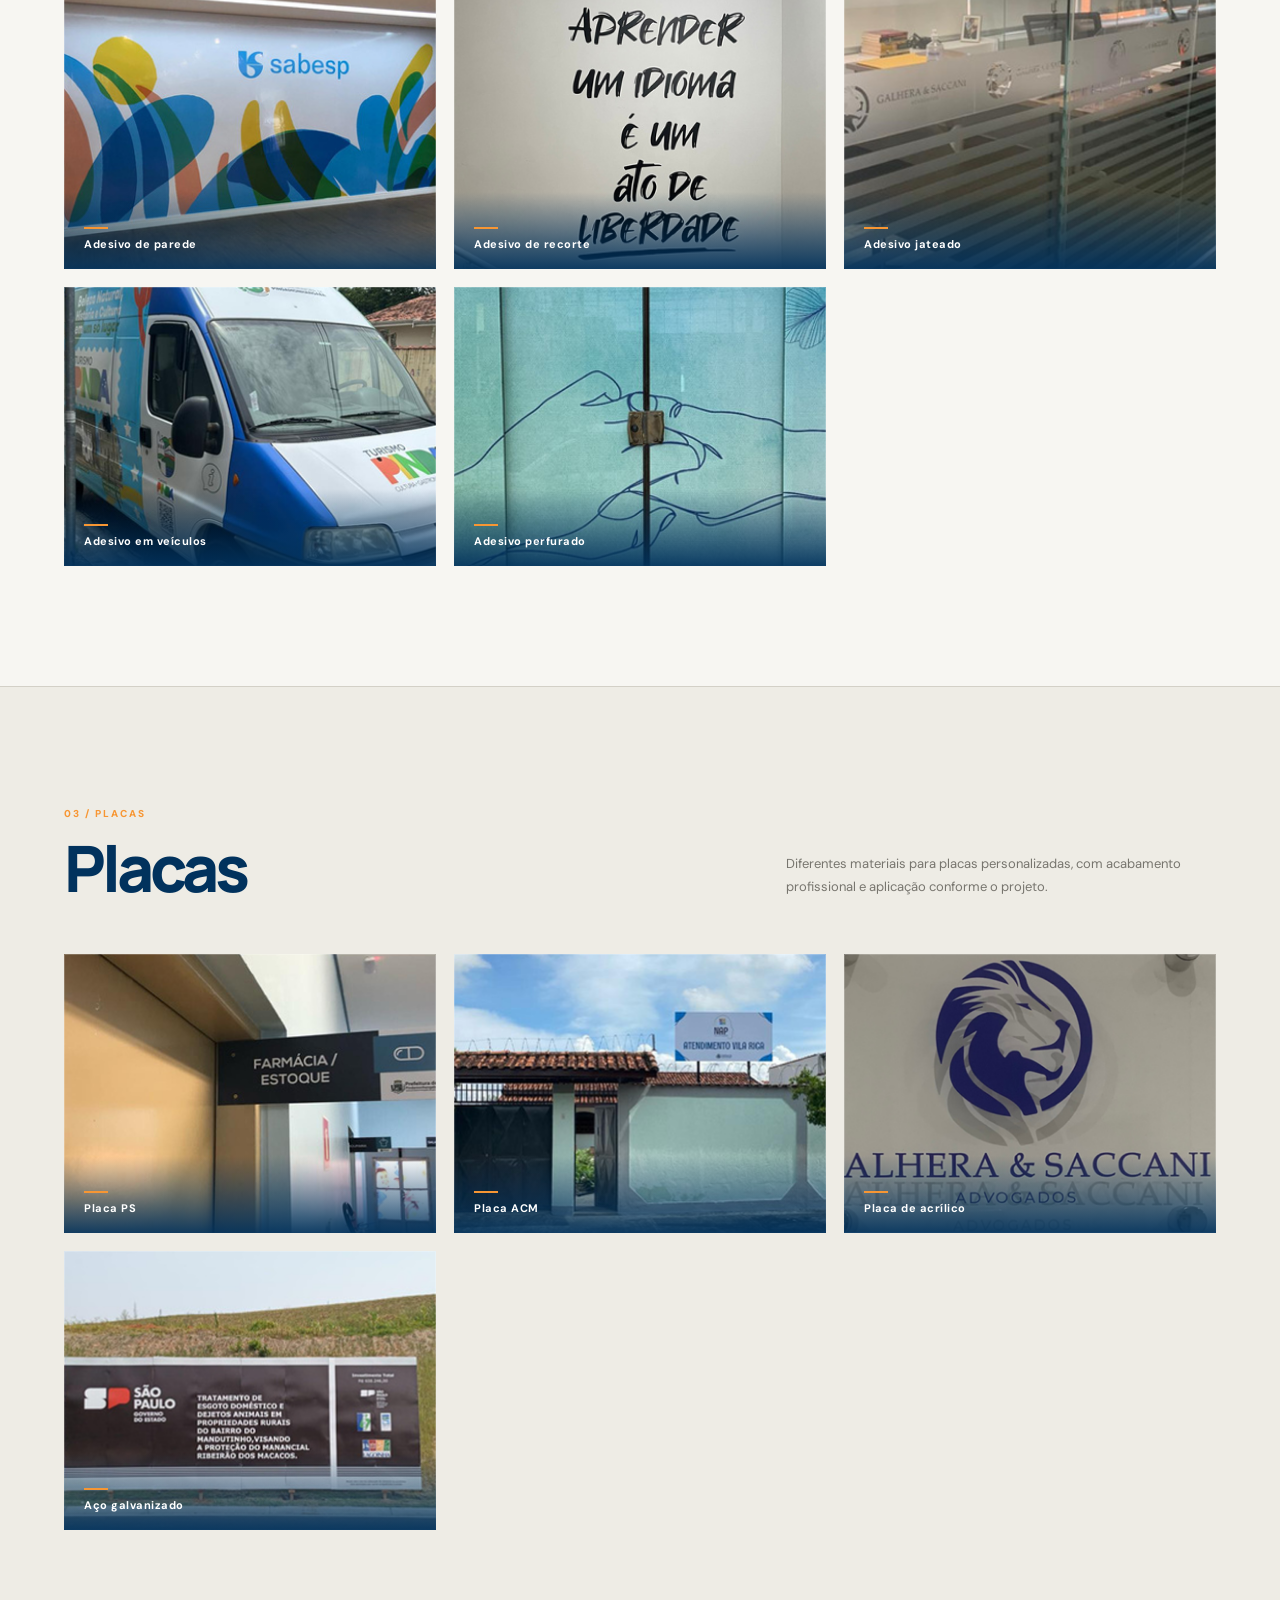
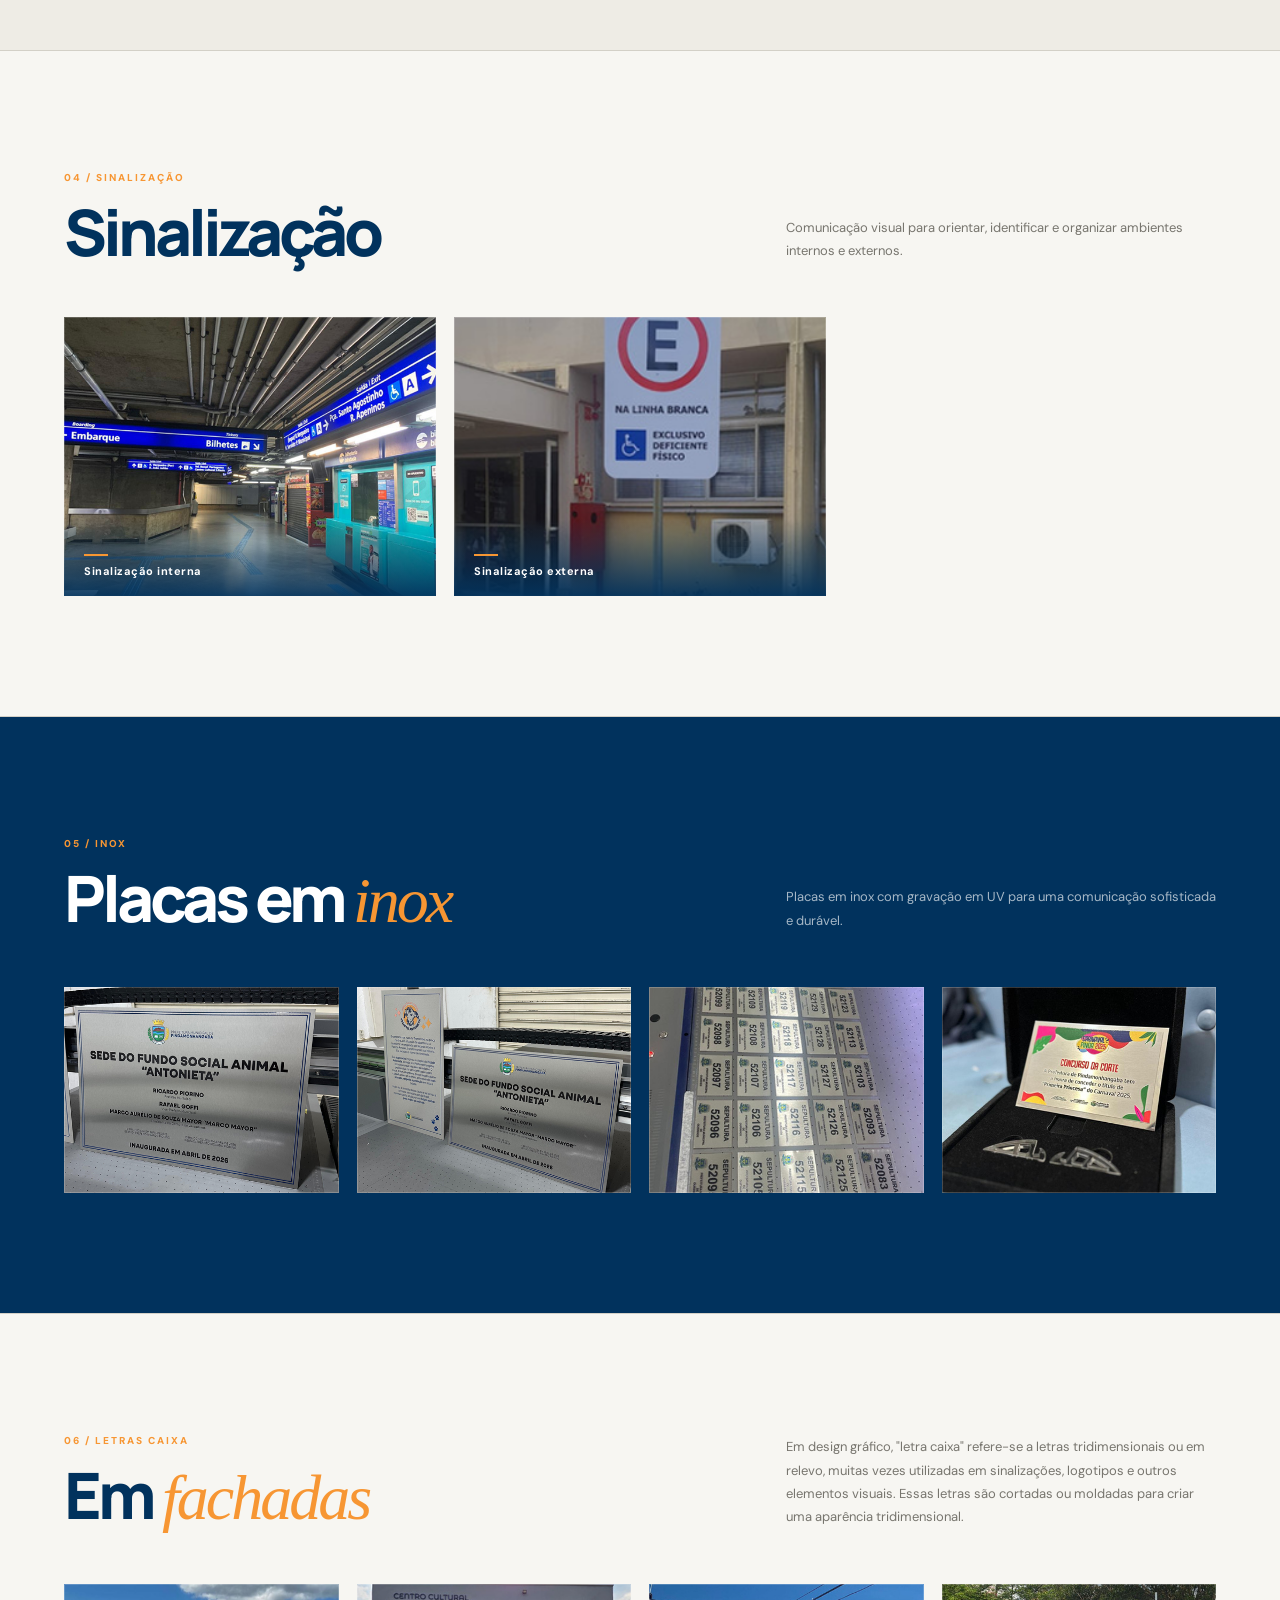
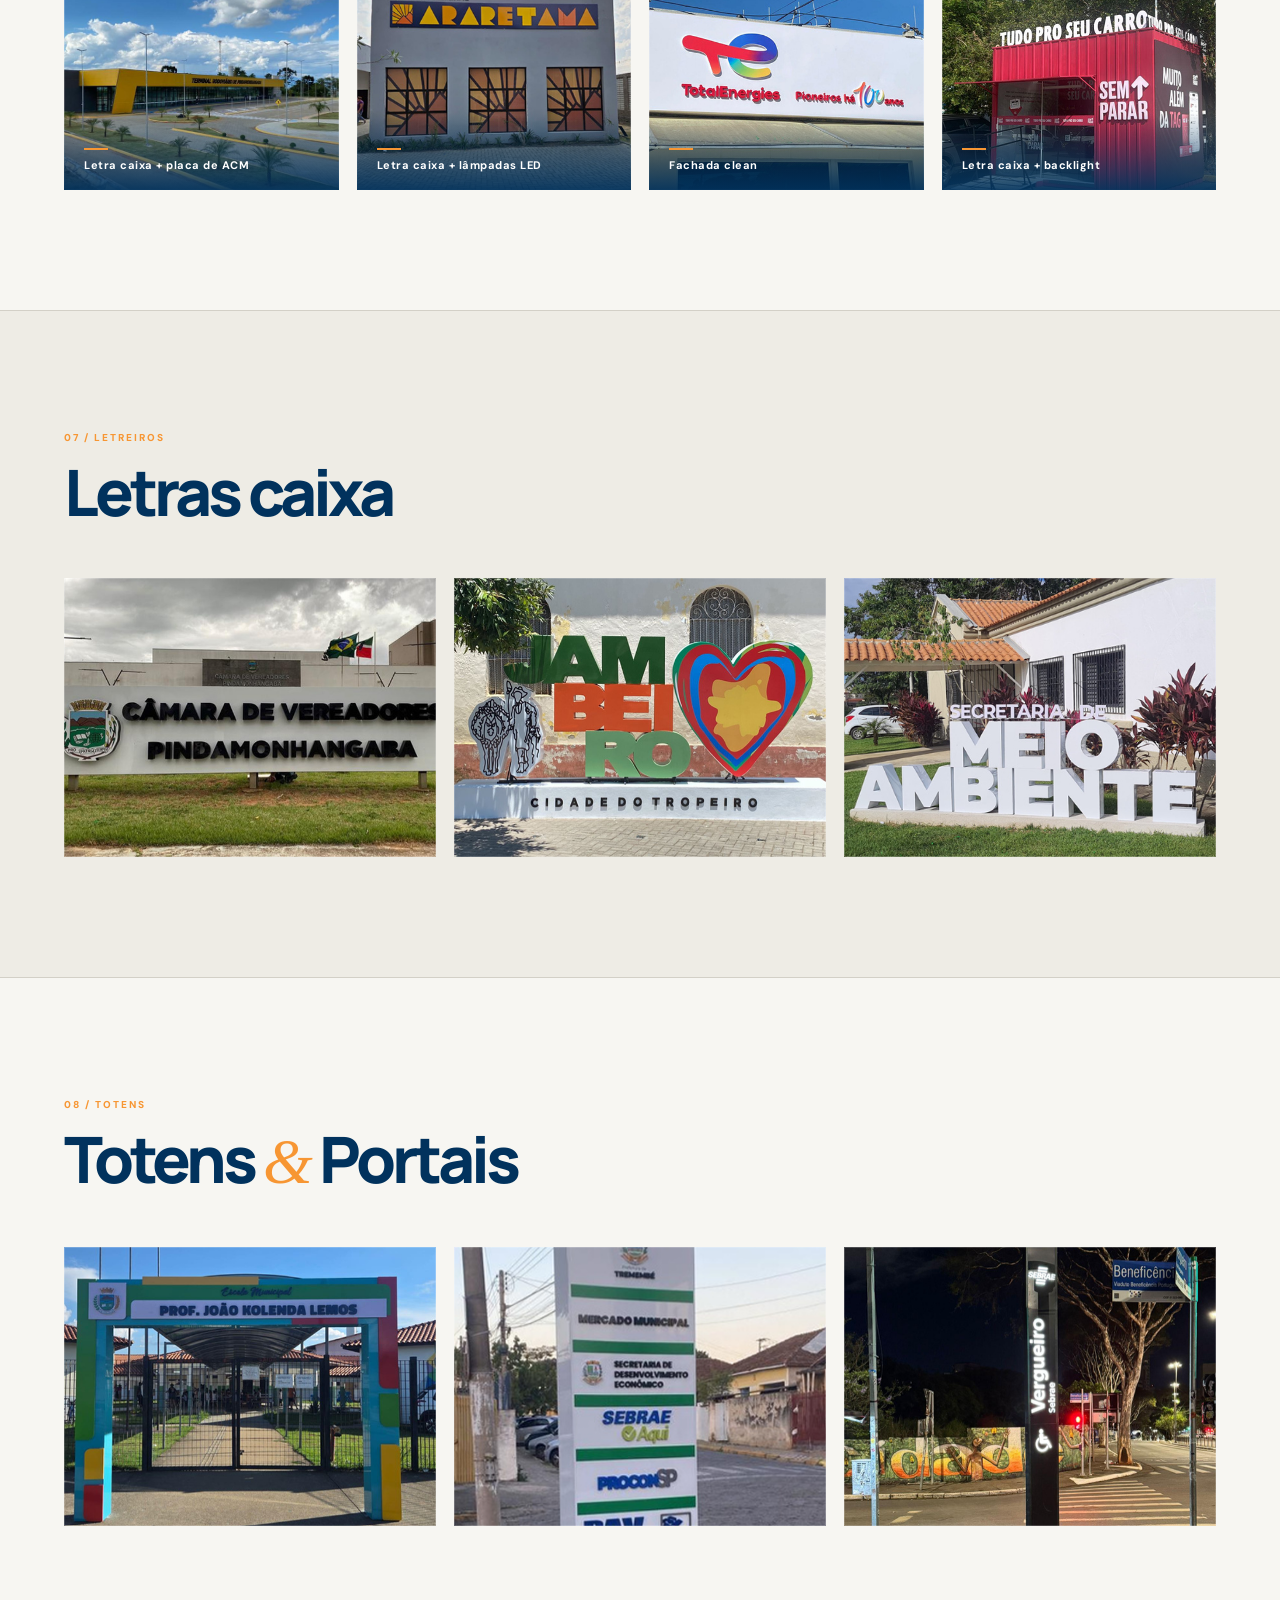
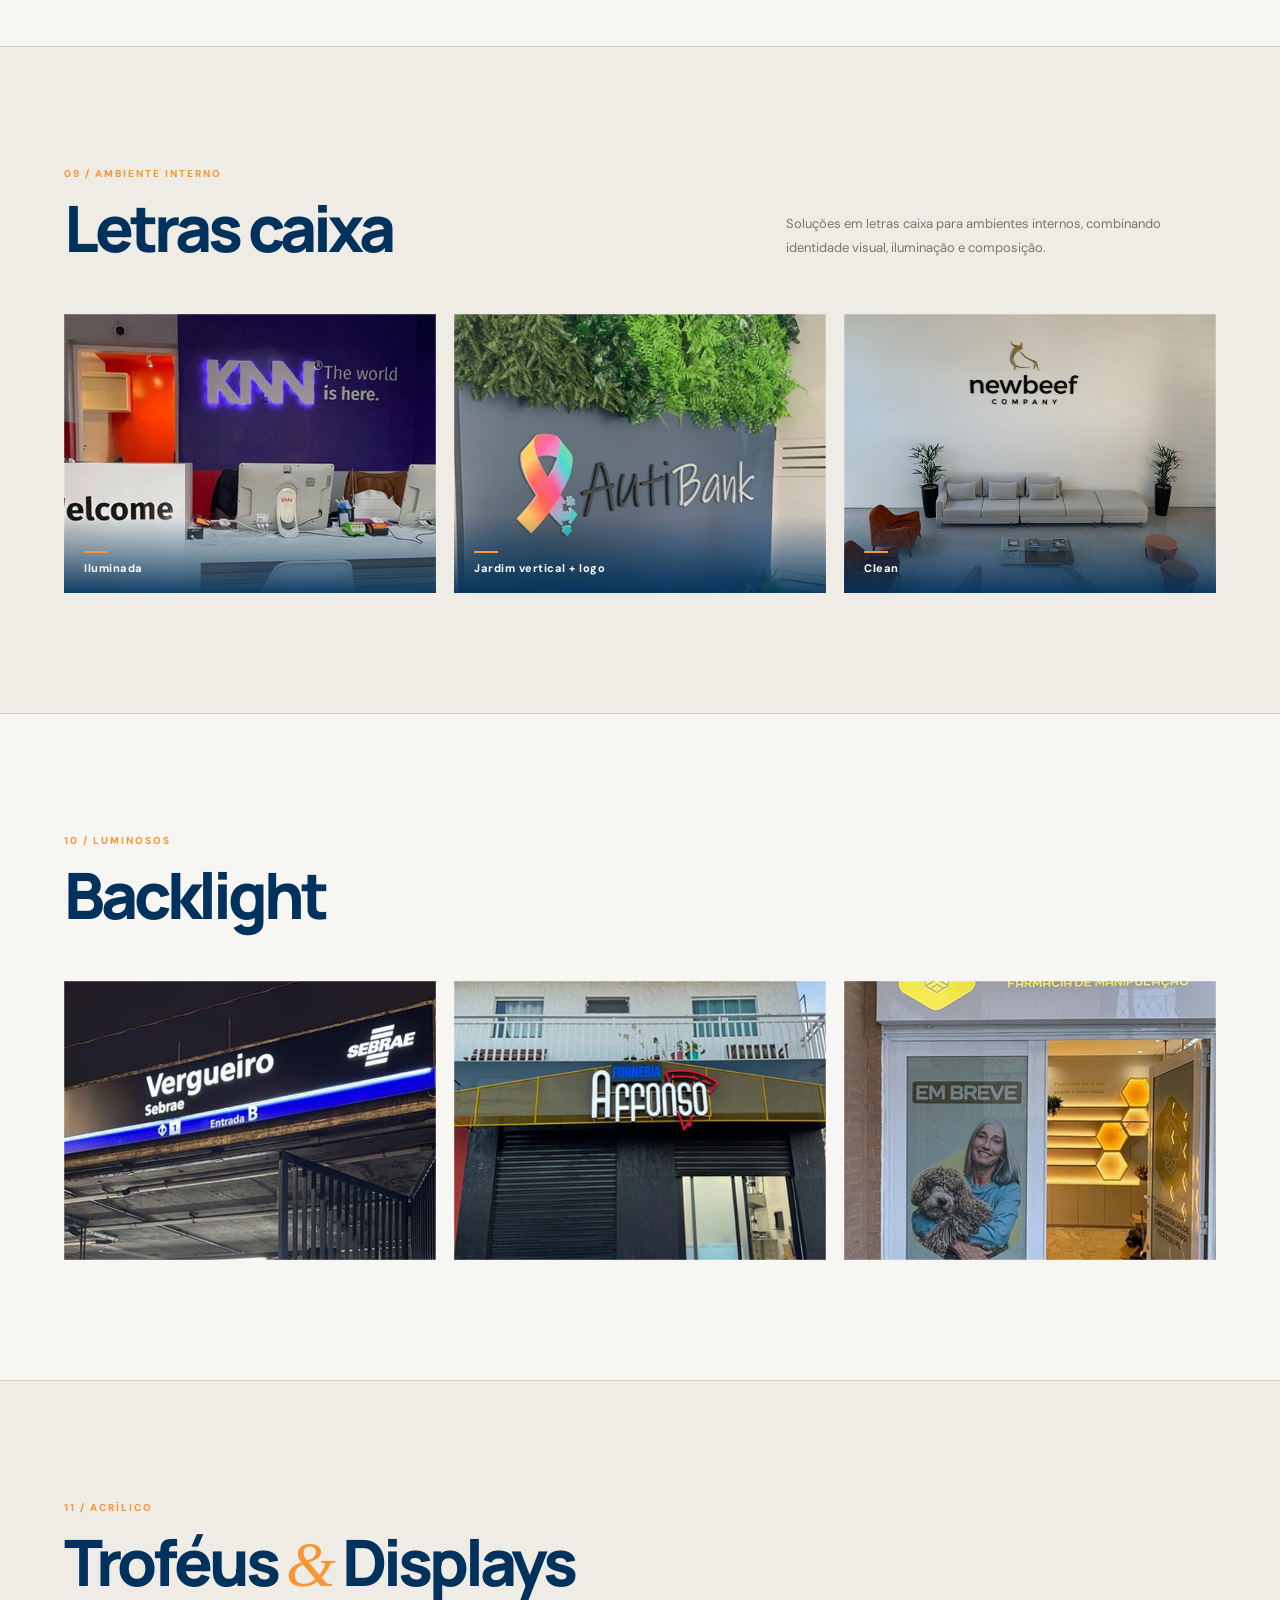
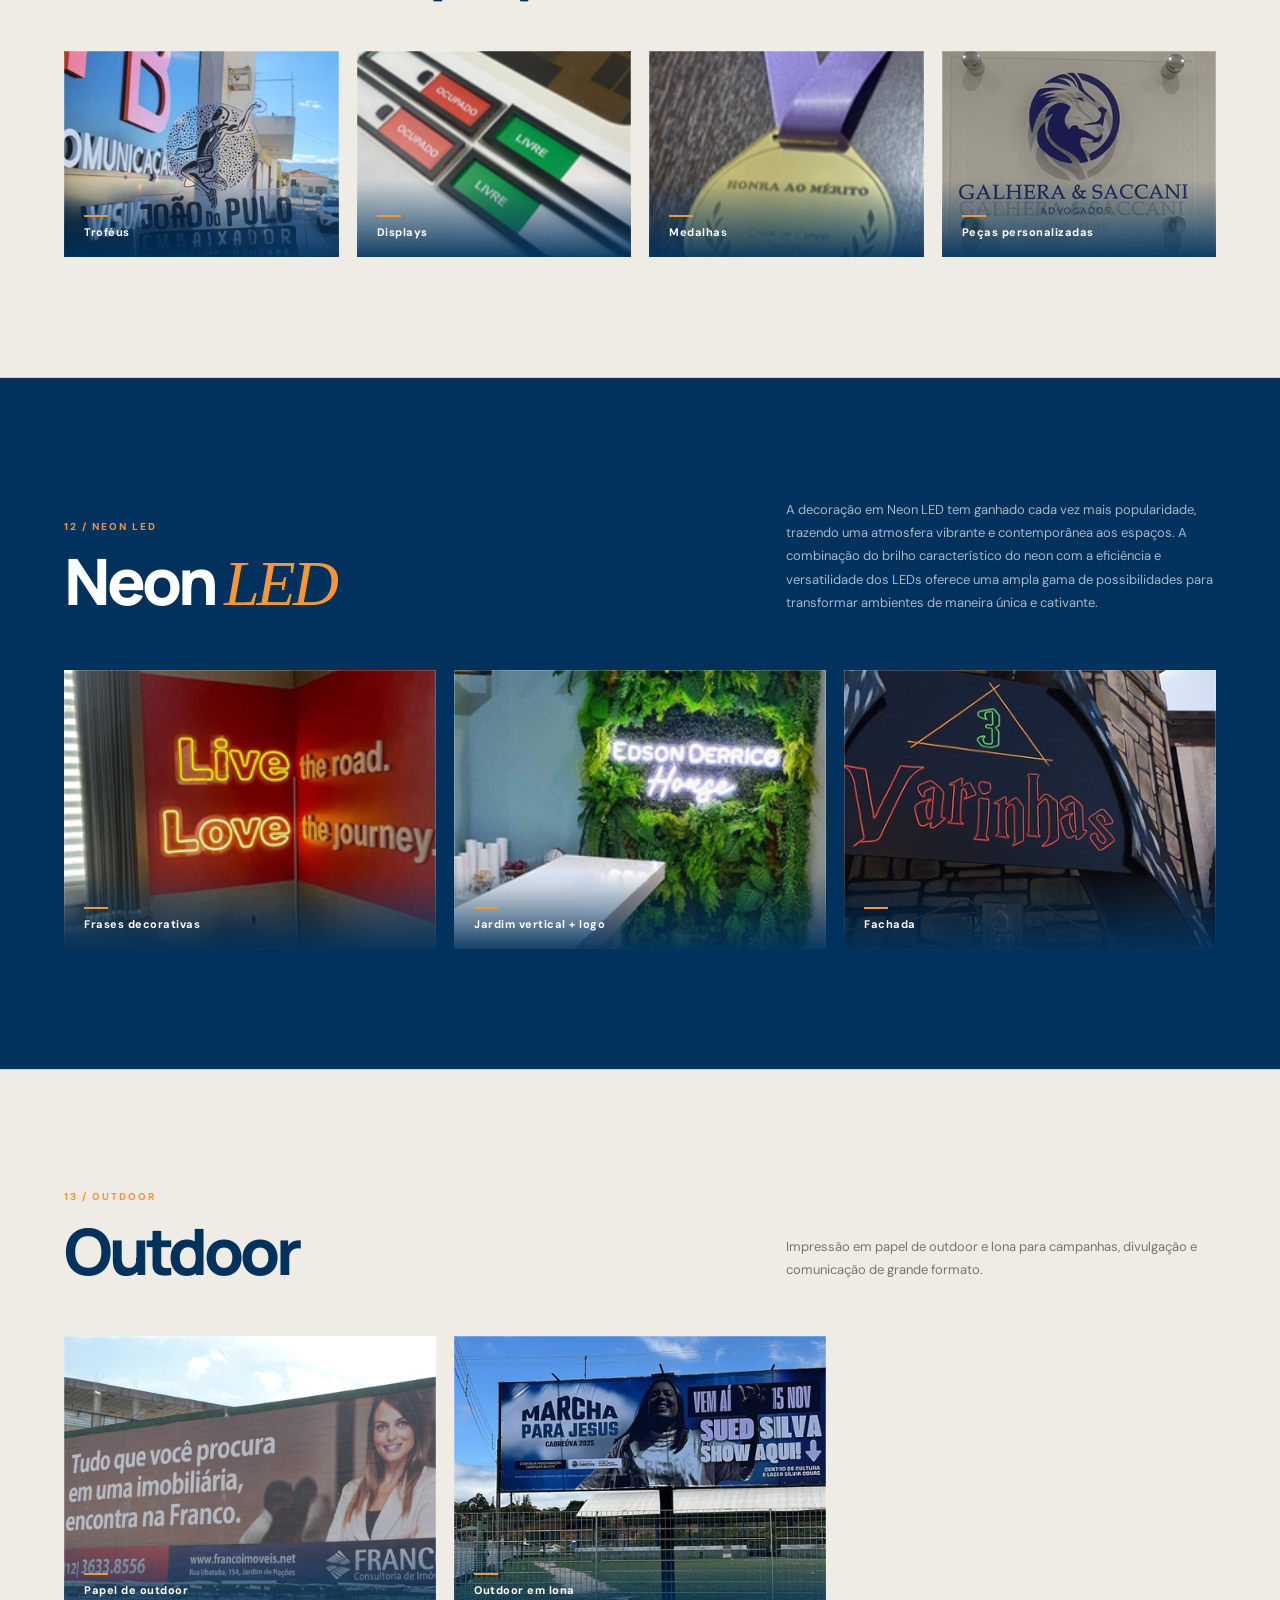
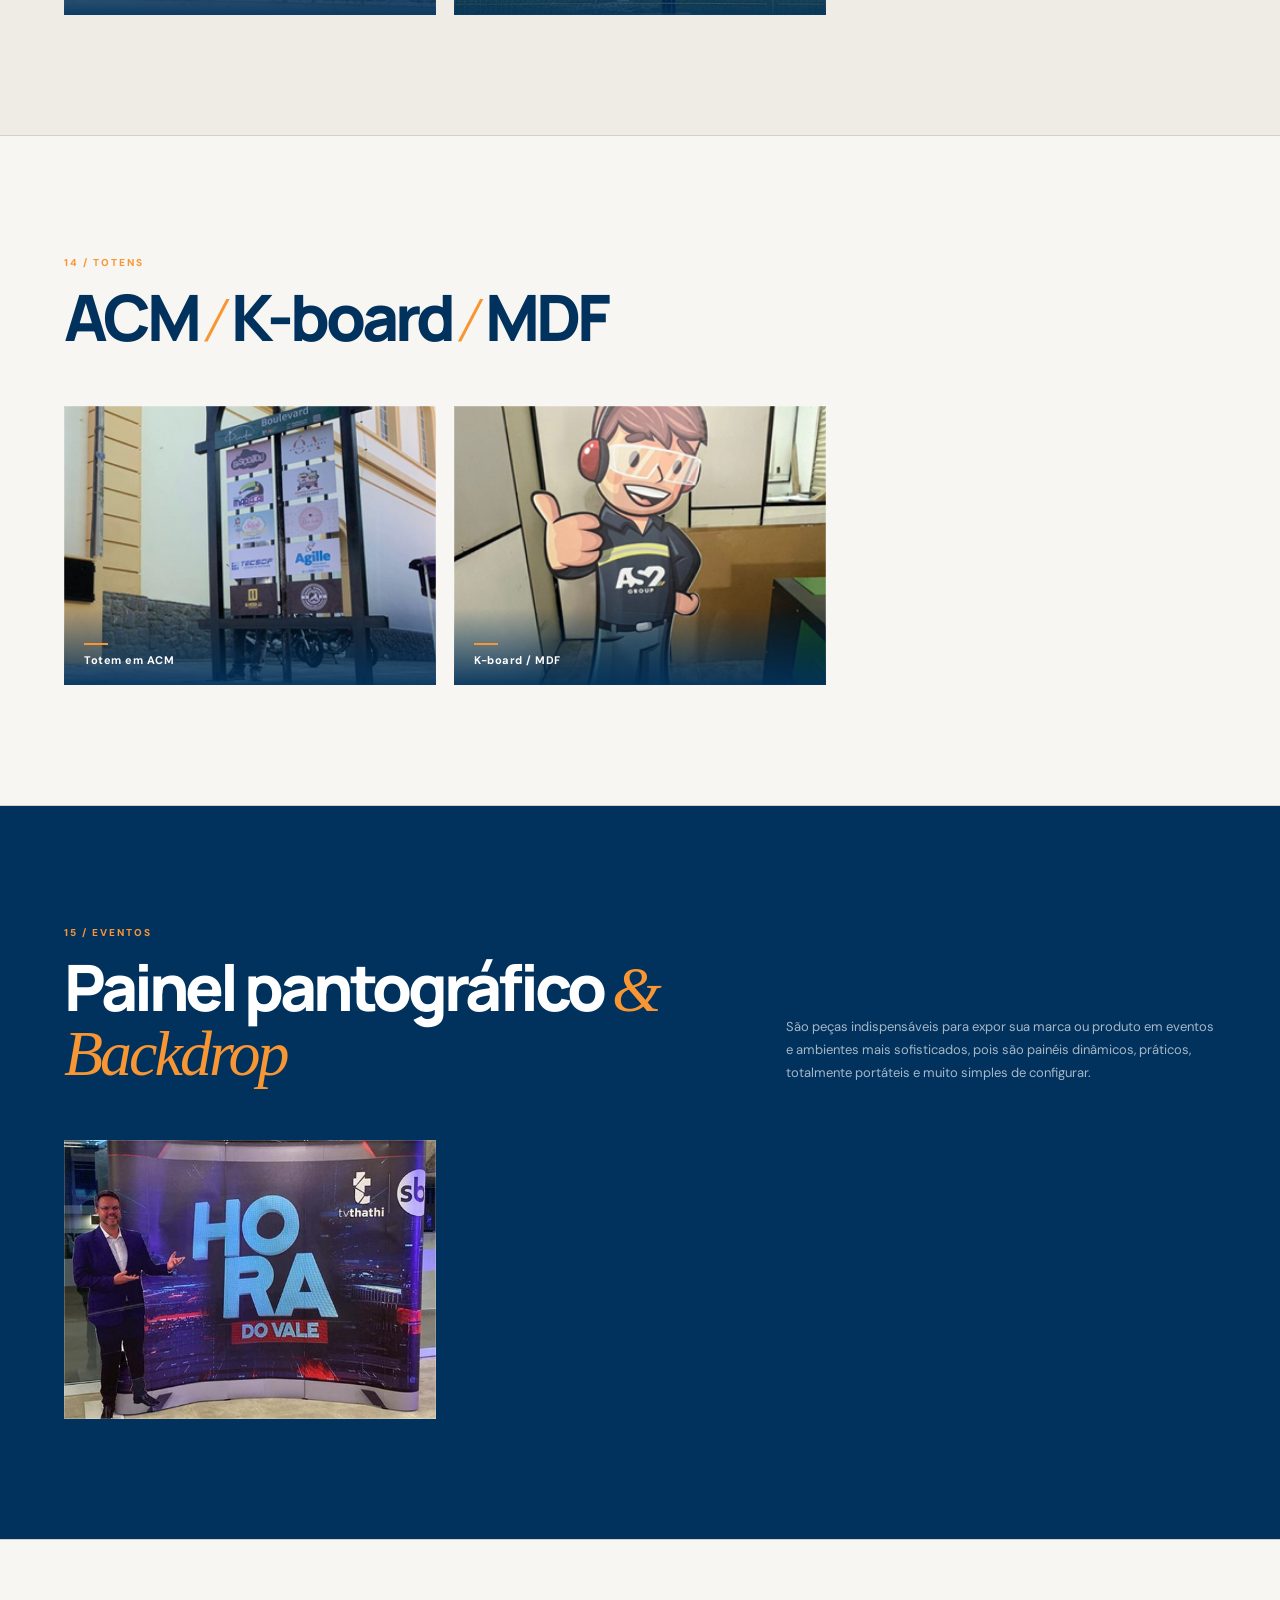
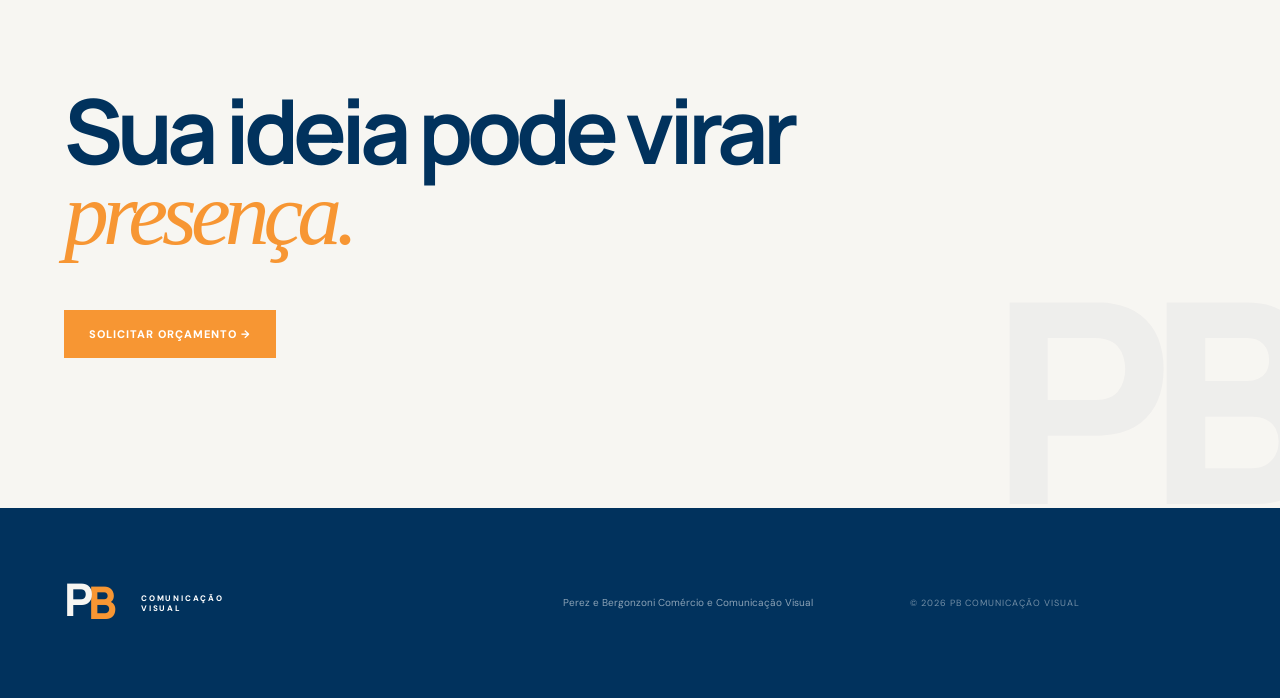
<file: materiais.html>
<!DOCTYPE html>
<html lang="pt-BR">
<head>
    <link rel="icon" type="image/png" href="./images/logo-pb-03.png">
    <meta charset="UTF-8">
    <meta name="viewport" content="width=device-width, initial-scale=1.0">
<title>Materiais | PB Comunicação Visual</title>
<meta
    name="description"
    content="Conheça os materiais e soluções produzidos pela PB Comunicação Visual."
>
<link rel="preconnect" href="https://fonts.googleapis.com">
<link rel="preconnect" href="https://fonts.gstatic.com" crossorigin>
<link
    href="https://fonts.googleapis.com/css2?family=DM+Sans:wght@400;500;600;700&family=Manrope:wght@400;500;600;700;800&display=swap"
    rel="stylesheet"
>
<style>
    * {
        margin: 0;
        padding: 0;
        box-sizing: border-box;
    }
    :root {
        --blue: #01325D;
        --orange: #F79633;
        --black: #101010;
        --white: #f7f6f2;
        --cream: #eeece5;
        --gray: #77756e;
        --line: #d3d0c7;
    }
    html {
        scroll-behavior: smooth;
    }
    body {
        font-family: "DM Sans", sans-serif;
        background: var(--white);
        color: var(--black);
        overflow-x: hidden;
    }
    a {
        color: inherit;
        text-decoration: none;
    }
    .container {
        width: min(1180px, 90%);
        margin: 0 auto;
    }
    /* CABEÇALHO */
    .header {
        position: fixed;
        top: 0;
        left: 0;
        width: 100%;
        height: 86px;
        z-index: 1000;
        background: rgba(247, 246, 242, 0.95);
        backdrop-filter: blur(15px);
        border-bottom: 1px solid rgba(1, 50, 93, 0.12);
    }
    .header-inner {
        width: min(1320px, 92%);
        height: 100%;
        margin: auto;
        display: flex;
        align-items: center;
        justify-content: space-between;
    }
    .logo {
        display: flex;
        align-items: center;
        gap: 11px;
    }
    .logo-pb {
        display: flex;
        align-items: center;
        font-family: "Manrope", sans-serif;
        font-size: 35px;
        font-weight: 800;
        line-height: 1;
        letter-spacing: -5px;
    }
   .logo-pb .p {
    color: var(--blue);
    position: relative;
    top: -3px;
}
    .logo-pb .b {
        color: var(--orange);
    }
    .logo-text {
        color: var(--blue);
        font-size: 8px;
        font-weight: 800;
        line-height: 1.25;
        letter-spacing: 1.8px;
    }
    .back-services {
        display: inline-flex;
        align-items: center;
        gap: 10px;
        padding: 13px 20px;
        background: var(--blue);
        color: white;
        font-size: 10px;
        font-weight: 800;
        letter-spacing: 1px;
        text-transform: uppercase;
        transition: all 0.25s ease;
    }
    .back-services:hover {
        background: var(--orange);
        transform: translateY(-2px);
    }
    /* HERO */
    .materials-hero {
        min-height: 620px;
        padding: 185px 0 110px;
        background: var(--blue);
        color: white;
        position: relative;
        overflow: hidden;
    }
    .materials-hero::before {
        content: "PB";
        position: absolute;
        right: -35px;
        bottom: -100px;
        font-family: "Manrope", sans-serif;
        font-size: 360px;
        font-weight: 800;
        line-height: 1;
        letter-spacing: -30px;
        color: rgba(255, 255, 255, 0.035);
    }
    .materials-hero::after {
        content: "";
        position: absolute;
        width: 260px;
        height: 260px;
        right: 13%;
        top: 18%;
        border: 1px solid rgba(247, 150, 51, 0.35);
        transform: rotate(45deg);
    }
    .hero-label {
        display: flex;
        align-items: center;
        gap: 14px;
        color: var(--orange);
        font-size: 10px;
        font-weight: 800;
        letter-spacing: 3px;
        margin-bottom: 35px;
    }
    .hero-label::before {
        content: "";
        width: 38px;
        height: 2px;
        background: var(--orange);
    }
    .materials-hero h1 {
        position: relative;
        z-index: 2;
        max-width: 900px;
        font-family: "Manrope", sans-serif;
        font-size: clamp(55px, 8vw, 105px);
        line-height: 0.9;
        letter-spacing: -7px;
        font-weight: 800;
    }
    .materials-hero h1 em {
        display: block;
        font-family: Georgia, serif;
        font-weight: 400;
        font-style: italic;
        color: var(--orange);
        letter-spacing: -5px;
    }
    .hero-description {
        position: relative;
        z-index: 2;
        max-width: 570px;
        margin-top: 40px;
        color: rgba(255, 255, 255, 0.7);
        font-size: 15px;
        line-height: 1.8;
    }
    .hero-line {
        width: 100%;
        height: 1px;
        margin-top: 70px;
        background: rgba(255, 255, 255, 0.15);
        position: relative;
        z-index: 2;
    }
    .hero-detail {
        display: flex;
        align-items: center;
        gap: 14px;
        margin-top: 22px;
        color: rgba(255, 255, 255, 0.45);
        font-size: 9px;
        font-weight: 700;
        letter-spacing: 2px;
        text-transform: uppercase;
    }
    .hero-detail span {
        color: var(--orange);
    }
    /* CATEGORIAS */
    .category {
        padding: 120px 0;
        border-bottom: 1px solid var(--line);
        position: relative;
    }
    .category:nth-child(even) {
        background: var(--cream);
    }
    .category::before {
        content: "";
        position: absolute;
        left: 0;
        top: 0;
        width: 5px;
        height: 100%;
        background: var(--orange);
        opacity: 0;
        transition: opacity 0.3s ease;
    }
    .category:hover::before {
        opacity: 1;
    }
    .category-header {
        display: flex;
        align-items: flex-end;
        justify-content: space-between;
        gap: 60px;
        margin-bottom: 55px;
    }
    .category-number {
        color: var(--orange);
        font-size: 10px;
        font-weight: 800;
        letter-spacing: 2px;
        margin-bottom: 18px;
    }
    .category-title {
        font-family: "Manrope", sans-serif;
        color: var(--blue);
        font-size: clamp(38px, 5vw, 65px);
        line-height: 0.95;
        letter-spacing: -4px;
        font-weight: 800;
    }
    .category-title em {
        color: var(--orange);
        font-family: Georgia, serif;
        font-style: italic;
        font-weight: 400;
        letter-spacing: -3px;
    }
    .category-description {
        max-width: 430px;
        color: var(--gray);
        font-size: 13px;
        line-height: 1.8;
    }
    /* GRADE DE FOTOS */
    .materials-grid {
        display: grid;
        grid-template-columns: repeat(3, 1fr);
        gap: 18px;
    }
    .materials-grid.four {
        grid-template-columns: repeat(4, 1fr);
    }
    .material-card {
        position: relative;
        overflow: hidden;
        background: #ddd;
        aspect-ratio: 4 / 3;
    }
    .material-card::after {
        content: "";
        position: absolute;
        inset: 0;
        border: 1px solid rgba(255, 255, 255, 0.2);
        pointer-events: none;
    }
    .material-card img {
        width: 100%;
        height: 100%;
        display: block;
        object-fit: cover;
        transition: transform 0.5s ease;
    }
    .material-card:hover img {
        transform: scale(1.06);
    }
    .material-caption {
        position: absolute;
        left: 0;
        right: 0;
        bottom: 0;
        padding: 35px 20px 18px;
        background: linear-gradient(
            transparent,
            rgba(1, 50, 93, 0.92)
        );
        color: white;
        font-size: 11px;
        font-weight: 700;
        letter-spacing: 0.5px;
        z-index: 2;
    }
    .material-caption::before {
        content: "";
        display: block;
        width: 24px;
        height: 2px;
        margin-bottom: 8px;
        background: var(--orange);
    }
    /* DESTAQUES */
    .category.featured {
        background: var(--blue);
    }
    .featured .category-title {
        color: white;
    }
    .featured .category-description {
        color: rgba(255, 255, 255, 0.65);
    }
    .featured .category-number {
        color: var(--orange);
    }
    .featured .material-card {
        background: rgba(255, 255, 255, 0.08);
    }
    /* CTA */
    .materials-cta {
        padding: 150px 0;
        background: var(--white);
        position: relative;
        overflow: hidden;
    }
    .materials-cta::after {
        content: "PB";
        position: absolute;
        right: -20px;
        bottom: -80px;
        font-family: "Manrope", sans-serif;
        font-size: 280px;
        font-weight: 800;
        letter-spacing: -25px;
        color: rgba(1, 50, 93, 0.035);
    }
    .materials-cta h2 {
        position: relative;
        z-index: 2;
        max-width: 900px;
        font-family: "Manrope", sans-serif;
        color: var(--blue);
        font-size: clamp(48px, 7vw, 90px);
        line-height: 0.9;
        letter-spacing: -6px;
        margin-bottom: 55px;
    }
    .materials-cta h2 em {
        color: var(--orange);
        font-family: Georgia, serif;
        font-style: italic;
        font-weight: 400;
    }
    .cta-button {
        position: relative;
        z-index: 2;
        display: inline-flex;
        align-items: center;
        justify-content: center;
        padding: 17px 25px;
        background: var(--orange);
        color: white;
        font-size: 11px;
        font-weight: 800;
        text-transform: uppercase;
        letter-spacing: 1px;
        transition: all 0.25s ease;
    }
    .cta-button:hover {
        background: var(--blue);
        transform: translateY(-3px);
    }
    /* FOOTER */
    .footer {
        background: var(--blue);
        color: white;
    }
    .footer-inner {
        min-height: 190px;
        width: min(1180px, 90%);
        margin: auto;
        display: grid;
        grid-template-columns: 1.5fr 1fr 1fr;
        align-items: center;
        gap: 40px;
    }
    .footer-logo {
        display: flex;
        align-items: center;
        gap: 12px;
    }
    .footer-logo .logo-pb {
        width: 65px;
        min-width: 65px;
        font-size: 45px;
    }
    .footer-logo .logo-pb .p {
        color: var(--white);
    }
    .footer-logo .logo-pb .b {
        color: var(--orange);
    }
    .footer-logo .logo-text {
        color: white;
    }
    .footer-inner p {
        color: rgba(255, 255, 255, 0.55);
        font-size: 10px;
        max-width: 250px;
    }
    .footer-inner > span {
        color: rgba(255, 255, 255, 0.45);
        font-size: 9px;
        text-transform: uppercase;
        letter-spacing: 1px;
    }
    /* SETA PARA O TOPO */
    .back-to-top {
        position: fixed;
        right: 30px;
        bottom: 30px;
        z-index: 999;
        width: 50px;
        height: 50px;
        border-radius: 50%;
        background: var(--orange);
        color: white;
        display: flex;
        align-items: center;
        justify-content: center;
        font-size: 22px;
        font-weight: 400;
        box-shadow: 0 8px 25px rgba(1, 50, 93, 0.2);
        transition: all 0.25s ease;
    }
    .back-to-top:hover {
        background: var(--blue);
        transform: translateY(-5px);
    }
    /* TABLET */
    @media (max-width: 900px) {
        .materials-grid,
        .materials-grid.four {
            grid-template-columns: repeat(2, 1fr);
        }
        .category-header {
            display: block;
        }
        .category-description {
            margin-top: 25px;
        }
        .footer-inner {
            grid-template-columns: 1fr 1fr;
            padding: 45px 0;
        }
    }
    /* CELULAR */
    @media (max-width: 600px) {
        .header {
            height: 72px;
        }
        .header-inner {
            width: 90%;
        }
        .logo {
            gap: 8px;
        }
        .logo-pb {
            font-size: 30px;
        }
        .logo-text {
            font-size: 7px;
            letter-spacing: 1.3px;
        }
        .back-services {
            padding: 11px 13px;
            font-size: 8px;
            letter-spacing: 0.8px;
        }
        .materials-hero {
            padding: 140px 0 80px;
            min-height: 550px;
        }
        .materials-hero::after {
            width: 150px;
            height: 150px;
            right: -40px;
            top: 25%;
        }
        .materials-hero h1 {
            font-size: 57px;
            letter-spacing: -4px;
        }
        .materials-hero h1 em {
            letter-spacing: -3px;
        }
        .hero-description {
            font-size: 14px;
        }
        .hero-line {
            margin-top: 50px;
        }
        .category {
            padding: 85px 0;
        }
        .category-header {
            margin-bottom: 35px;
        }
        .category-title {
            font-size: 43px;
            letter-spacing: -3px;
        }
        .materials-grid,
        .materials-grid.four {
            grid-template-columns: 1fr;
            gap: 14px;
        }
        .material-card {
            aspect-ratio: 4 / 3;
        }
        .materials-cta {
            padding: 100px 0;
        }
        .materials-cta h2 {
            font-size: 54px;
            letter-spacing: -4px;
        }
        .footer-inner {
            grid-template-columns: 1fr;
            gap: 25px;
            padding: 45px 0;
        }
        .back-to-top {
            right: 20px;
            bottom: 20px;
            width: 46px;
            height: 46px;
            font-size: 20px;
        }
    }
</style>
</head>
<body>
<header class="header">
<div class="header-inner">
    <a href="./index.html" class="logo">
        <span class="logo-pb">
            <span class="p">P</span><span class="b">B</span>
        </span>
        <span class="logo-text">
            COMUNICAÇÃO<br>
            VISUAL
        </span>
    </a>
    <a
        href="./index.html#servicos"
        class="back-services"
    >
        ← Voltar para serviços
    </a>
</div>
</header>
<main>
<!-- HERO -->
<section class="materials-hero">
    <div class="container">
        <div class="hero-label">
            MATERIAIS QUE PRODUZIMOS
        </div>
        <h1>
            Tudo para dar
            <em>presença à sua marca.</em>
        </h1>
        <p class="hero-description">
            Conheça alguns dos materiais e soluções produzidos pela PB
            Comunicação Visual para transformar marcas, ambientes e
            espaços.
        </p>
        <div class="hero-line"></div>
        <div class="hero-detail">
            <span>PB</span>
            Comunicação Visual
            <span>•</span>
            Pindamonhangaba
        </div>
    </div>
</section>
<!-- 01 LONA -->
<section class="category">
    <div class="container">
        <div class="category-header">
            <div>
                <div class="category-number">01 / LONA</div>
                <h2 class="category-title">
                    Faixas <em>&</em> Banners
                </h2>
            </div>
        </div>
        <div class="materials-grid four">
            <div class="material-card">
                <img src="./images/lona-01.png" alt="Lona">
                <div class="material-caption">Lona</div>
            </div>
            <div class="material-card">
                <img src="./images/lona-02.png" alt="Faixa em lona">
                <div class="material-caption">Faixas</div>
            </div>
            <div class="material-card">
                <img src="./images/lona-03.png" alt="Banner">
                <div class="material-caption">Banner</div>
            </div>
            <div class="material-card">
                <img src="./images/lona-04.png" alt="Comunicação visual em lona">
                <div class="material-caption">Comunicação em lona</div>
            </div>
        </div>
    </div>
</section>
<!-- 02 ADESIVOS -->
<section class="category">
    <div class="container">
        <div class="category-header">
            <div>
                <div class="category-number">02 / ADESIVOS</div>
                <h2 class="category-title">
                    Adesivos
                </h2>
            </div>
            <p class="category-description">
                Soluções adesivas para diferentes superfícies, ambientes
                e necessidades de comunicação visual.
            </p>
        </div>
        <div class="materials-grid">
            <div class="material-card">
                <img src="./images/adesivo-parede.png" alt="Adesivo de parede">
                <div class="material-caption">Adesivo de parede</div>
            </div>
            <div class="material-card">
                <img src="./images/adesivo-recorte.png" alt="Adesivo de recorte">
                <div class="material-caption">Adesivo de recorte</div>
            </div>
            <div class="material-card">
                <img src="./images/adesivo-jateado.png" alt="Adesivo jateado">
                <div class="material-caption">Adesivo jateado</div>
            </div>
            <div class="material-card">
                <img src="./images/adesivo-veiculos.png" alt="Adesivo em veículos">
                <div class="material-caption">Adesivo em veículos</div>
            </div>
            <div class="material-card">
                <img src="./images/adesivo-perfurado.png" alt="Adesivo perfurado">
                <div class="material-caption">Adesivo perfurado</div>
            </div>
        </div>
    </div>
</section>
<!-- 03 PLACAS -->
<section class="category">
    <div class="container">
        <div class="category-header">
            <div>
                <div class="category-number">03 / PLACAS</div>
                <h2 class="category-title">
                    Placas
                </h2>
            </div>
            <p class="category-description">
                Diferentes materiais para placas personalizadas, com
                acabamento profissional e aplicação conforme o projeto.
            </p>
        </div>
        <div class="materials-grid">
            <div class="material-card">
                <img src="./images/placa-ps.png" alt="Placa PS">
                <div class="material-caption">Placa PS</div>
            </div>
            <div class="material-card">
                <img src="./images/placa-acm.png" alt="Placa ACM">
                <div class="material-caption">Placa ACM</div>
            </div>
            <div class="material-card">
                <img src="./images/placa-acrilico.png" alt="Placa de acrílico">
                <div class="material-caption">Placa de acrílico</div>
            </div>
            <div class="material-card">
                <img src="./images/placa-aco-galvanizado.png" alt="Placa de aço galvanizado">
                <div class="material-caption">Aço galvanizado</div>
            </div>
        </div>
    </div>
</section>
<!-- 04 SINALIZAÇÃO -->
<section class="category">
    <div class="container">
        <div class="category-header">
            <div>
                <div class="category-number">04 / SINALIZAÇÃO</div>
                <h2 class="category-title">
                    Sinalização
                </h2>
            </div>
            <p class="category-description">
                Comunicação visual para orientar, identificar e organizar
                ambientes internos e externos.
            </p>
        </div>
        <div class="materials-grid">
            <div class="material-card">
                <img src="./images/sinalizacao-interna.png" alt="Sinalização interna">
                <div class="material-caption">Sinalização interna</div>
            </div>
            <div class="material-card">
                <img src="./images/sinalizacao-externa.png" alt="Sinalização externa">
                <div class="material-caption">Sinalização externa</div>
            </div>
        </div>
    </div>
</section>
<!-- 05 INOX -->
<section class="category featured">
    <div class="container">
        <div class="category-header">
            <div>
                <div class="category-number">05 / INOX</div>
                <h2 class="category-title">
                    Placas em <em>inox</em>
                </h2>
            </div>
            <p class="category-description">
                Placas em inox com gravação em UV para uma comunicação
                sofisticada e durável.
            </p>
        </div>
        <div class="materials-grid four">
            <div class="material-card">
                <img src="./images/inox-01.png" alt="Placa em inox gravada em UV">
            </div>
            <div class="material-card">
                <img src="./images/inox-02.png" alt="Placa em inox gravada em UV">
            </div>
            <div class="material-card">
                <img src="./images/inox-03.png" alt="Placa em inox gravada em UV">
            </div>
            <div class="material-card">
                <img src="./images/inox-04.png" alt="Placa em inox gravada em UV">
            </div>
        </div>
    </div>
</section>
<!-- 06 LETRAS CAIXA -->
<section class="category">
    <div class="container">
        <div class="category-header">
            <div>
                <div class="category-number">06 / LETRAS CAIXA</div>
                <h2 class="category-title">
                    Em <em>fachadas</em>
                </h2>
            </div>
            <p class="category-description">
                Em design gráfico, "letra caixa" refere-se a letras
                tridimensionais ou em relevo, muitas vezes utilizadas em
                sinalizações, logotipos e outros elementos visuais.
                Essas letras são cortadas ou moldadas para criar uma
                aparência tridimensional.
            </p>
        </div>
        <div class="materials-grid four">
            <div class="material-card">
                <img src="./images/letra-caixa-acm.png" alt="Fachada com letra caixa e placa de ACM">
                <div class="material-caption">Letra caixa + placa de ACM</div>
            </div>
            <div class="material-card">
                <img src="./images/letra-caixa-led.png" alt="Fachada com letra caixa e lâmpadas LED">
                <div class="material-caption">Letra caixa + lâmpadas LED</div>
            </div>
            <div class="material-card">
                <img src="./images/letra-caixa-clean.png" alt="Fachada clean somente com letra caixa">
                <div class="material-caption">Fachada clean</div>
            </div>
            <div class="material-card">
                <img src="./images/letra-caixa-backlight.png" alt="Fachada com letra caixa e backlight">
                <div class="material-caption">Letra caixa + backlight</div>
            </div>
        </div>
    </div>
</section>
<!-- 07 LETREIROS -->
<section class="category">
    <div class="container">
        <div class="category-header">
            <div>
                <div class="category-number">07 / LETREIROS</div>
                <h2 class="category-title">
                    Letras caixa
                </h2>
            </div>
        </div>
        <div class="materials-grid">
            <div class="material-card">
                <img src="./images/letras-faixa-01.png" alt="Letras faixa em letreiro">
            </div>
            <div class="material-card">
                <img src="./images/letras-faixa-02.png" alt="Letras faixa em letreiro">
            </div>
            <div class="material-card">
                <img src="./images/letras-faixa-03.png" alt="Letras faixa em letreiro">
            </div>
        </div>
    </div>
</section>
<!-- 08 TOTENS / PORTAIS -->
<section class="category">
    <div class="container">
        <div class="category-header">
            <div>
                <div class="category-number">08 / TOTENS</div>
                <h2 class="category-title">
                    Totens <em>&</em> Portais
                </h2>
            </div>
        </div>
        <div class="materials-grid">
            <div class="material-card">
                <img src="./images/totem-portal-01.png" alt="Totem e portal">
            </div>
            <div class="material-card">
                <img src="./images/totem-portal-02.png" alt="Totem e portal">
            </div>
            <div class="material-card">
                <img src="./images/totem-portal-03.png" alt="Totem e portal">
            </div>
        </div>
    </div>
</section>
<!-- 09 LETRAS INTERNAS -->
<section class="category">
    <div class="container">
        <div class="category-header">
            <div>
                <div class="category-number">09 / AMBIENTE INTERNO</div>
                <h2 class="category-title">
                    Letras caixa
                </h2>
            </div>
            <p class="category-description">
                Soluções em letras caixa para ambientes internos,
                combinando identidade visual, iluminação e composição.
            </p>
        </div>
        <div class="materials-grid">
            <div class="material-card">
                <img src="./images/letra-interna-iluminada.png" alt="Letra caixa iluminada em ambiente interno">
                <div class="material-caption">Iluminada</div>
            </div>
            <div class="material-card">
                <img src="./images/letra-interna-jardim.png" alt="Letra caixa com jardim vertical">
                <div class="material-caption">Jardim vertical + logo</div>
            </div>
            <div class="material-card">
                <img src="./images/letra-interna-clean.png" alt="Letra caixa clean em ambiente interno">
                <div class="material-caption">Clean</div>
            </div>
        </div>
    </div>
</section>
<!-- 10 LUMINOSOS -->
<section class="category">
    <div class="container">
        <div class="category-header">
            <div>
                <div class="category-number">10 / LUMINOSOS</div>
                <h2 class="category-title">
                    Backlight
                </h2>
            </div>
        </div>
        <div class="materials-grid">
            <div class="material-card">
                <img src="./images/backlight-01.png" alt="Luminoso backlight">
            </div>
            <div class="material-card">
                <img src="./images/backlight-02.png" alt="Luminoso backlight">
            </div>
            <div class="material-card">
                <img src="./images/backlight-03.png" alt="Luminoso backlight">
            </div>
        </div>
    </div>
</section>
<!-- 11 ACRÍLICO -->
<section class="category">
    <div class="container">
        <div class="category-header">
            <div>
                <div class="category-number">11 / ACRÍLICO</div>
                <h2 class="category-title">
                    Troféus <em>&</em> Displays
                </h2>
            </div>
        </div>
        <div class="materials-grid four">
            <div class="material-card">
                <img src="./images/acrilico-trofeu.png" alt="Troféu em acrílico">
                <div class="material-caption">Troféus</div>
            </div>
            <div class="material-card">
                <img src="./images/acrilico-display.png" alt="Display em acrílico">
                <div class="material-caption">Displays</div>
            </div>
            <div class="material-card">
                <img src="./images/acrilico-medalha.png" alt="Medalha em acrílico">
                <div class="material-caption">Medalhas</div>
            </div>
            <div class="material-card">
                <img src="./images/acrilico-04.png" alt="Peça personalizada em acrílico">
                <div class="material-caption">Peças personalizadas</div>
            </div>
        </div>
    </div>
</section>
<!-- 12 NEON LED -->
<section class="category featured">
    <div class="container">
        <div class="category-header">
            <div>
                <div class="category-number">12 / NEON LED</div>
                <h2 class="category-title">
                    Neon <em>LED</em>
                </h2>
            </div>
            <p class="category-description">
                A decoração em Neon LED tem ganhado cada vez mais
                popularidade, trazendo uma atmosfera vibrante e
                contemporânea aos espaços. A combinação do brilho
                característico do neon com a eficiência e versatilidade
                dos LEDs oferece uma ampla gama de possibilidades para
                transformar ambientes de maneira única e cativante.
            </p>
        </div>
        <div class="materials-grid">
            <div class="material-card">
                <img src="./images/neon-frase.png" alt="Neon LED com frase decorativa">
                <div class="material-caption">Frases decorativas</div>
            </div>
            <div class="material-card">
                <img src="./images/neon-jardim-logo.png" alt="Neon LED com jardim vertical e logo da empresa">
                <div class="material-caption">Jardim vertical + logo</div>
            </div>
            <div class="material-card">
                <img src="./images/neon-fachada.png" alt="Neon LED em fachada">
                <div class="material-caption">Fachada</div>
            </div>
        </div>
    </div>
</section>
<!-- 13 OUTDOOR -->
<section class="category">
    <div class="container">
        <div class="category-header">
            <div>
                <div class="category-number">13 / OUTDOOR</div>
                <h2 class="category-title">
                    Outdoor
                </h2>
            </div>
            <p class="category-description">
                Impressão em papel de outdoor e lona para campanhas,
                divulgação e comunicação de grande formato.
            </p>
        </div>
        <div class="materials-grid">
            <div class="material-card">
                <img src="./images/outdoor-papel.png" alt="Outdoor em papel">
                <div class="material-caption">Papel de outdoor</div>
            </div>
            <div class="material-card">
                <img src="./images/outdoor-lona-01.png" alt="Outdoor em lona">
                <div class="material-caption">Outdoor em lona</div>
            </div>
           
        </div>
    </div>
</section>
<!-- 14 TOTENS -->
<section class="category">
    <div class="container">
        <div class="category-header">
            <div>
                <div class="category-number">14 / TOTENS</div>
                <h2 class="category-title">
                    ACM <em>/</em> K-board <em>/</em> MDF
                </h2>
            </div>
        </div>
        <div class="materials-grid">
            <div class="material-card">
                <img src="./images/totem-acm.png" alt="Totem em ACM">
                <div class="material-caption">Totem em ACM</div>
            </div>
            <div class="material-card">
                <img src="./images/totem-kboard-mdf.png" alt="Totem em K-board e MDF">
                <div class="material-caption">K-board / MDF</div>
            </div>
        </div>
    </div>
</section>
<!-- 15 PAINEL PANTOGRÁFICO -->
<section class="category featured">
    <div class="container">
        <div class="category-header">
            <div>
                <div class="category-number">15 / EVENTOS</div>
                <h2 class="category-title">
                    Painel pantográfico
                    <em>& Backdrop</em>
                </h2>
            </div>
            <p class="category-description">
                São peças indispensáveis para expor sua marca ou produto
                em eventos e ambientes mais sofisticados, pois são
                painéis dinâmicos, práticos, totalmente portáteis e muito
                simples de configurar.
            </p>
        </div>
        <div class="materials-grid">
            <div class="material-card">
                <img
                    src="./images/painel-pantografico-backdrop.png"
                    alt="Painel pantográfico e backdrop"
                >
            </div>
        </div>
    </div>
</section>
<!-- CTA -->
<section class="materials-cta">
    <div class="container">
        <h2>
            Sua ideia pode virar
            <em>presença.</em>
        </h2>
        <a
            href="https://wa.me/551236485037?text=Ol%C3%A1!%20Gostaria%20de%20solicitar%20um%20or%C3%A7amento%20com%20a%20PB%20Visual."
            target="_blank"
            rel="noopener noreferrer"
            class="cta-button"
        >
            Solicitar orçamento →
        </a>
    </div>
</section>
</main>
<!-- FOOTER -->
<footer class="footer">
<div class="footer-inner">
    <div class="footer-logo">
        <span class="logo-pb">
            <span class="p">P</span><span class="b">B</span>
        </span>
        <span class="logo-text">
            COMUNICAÇÃO<br>
            VISUAL
        </span>
    </div>
    <p>
        Perez e Bergonzoni Comércio e Comunicação Visual
    </p>
    <span>
        © 2026 PB Comunicação Visual
    </span>
</div>
</footer>
<!-- SETA PARA O TOPO -->

<a
href=”#top”
class=“back-to-top”
aria-label=“Voltar ao topo”

↑
</a>
<script>
    document.querySelector(".back-to-top").addEventListener("click", function (event) {
        event.preventDefault();
        window.scrollTo({
            top: 0,
            behavior: "smooth"
        });
    });
</script>
</body>
</html>
</file>
<file: style.css>
* {
    margin: 0;
    padding: 0;
    box-sizing: border-box;
}

:root {
    --blue: #01325D;
    --orange: #F79633;
    --black: #101010;
    --white: #f7f6f2;
    --cream: #eeece5;
    --gray: #77756e;
    --line: #d3d0c7;
}

html {
    scroll-behavior: smooth;
}

body {
    font-family: "DM Sans", sans-serif;
    background: var(--white);
    color: var(--black);
    overflow-x: hidden;
}

a {
    color: inherit;
    text-decoration: none;
}

.container {
    width: min(1180px, 90%);
    margin: 0 auto;
}


/* =========================
   HEADER
========================= */

.header {
    position: fixed;
    top: 0;
    left: 0;
    width: 100%;
    z-index: 1000;
    background: rgba(247, 246, 242, 0.92);
    backdrop-filter: blur(15px);
    border-bottom: 1px solid rgba(1, 50, 93, 0.12);
}

.header-inner {
    width: min(1320px, 92%);
    height: 86px;
    margin: auto;
    display: flex;
    align-items: center;
    justify-content: space-between;
}


/* LOGO */

.logo {
    display: flex;
    align-items: center;
    gap: 11px;
}

.logo-pb {
    display: flex;
    align-items: center;
    font-family: "Manrope", sans-serif;
    font-size: 35px;
    font-weight: 800;
    line-height: 1;
    letter-spacing: -5px;
}

.logo-pb .p {
    color: var(--blue);
    position: relative;
    top: -3px;
}

.logo-pb .b {
    color: var(--orange);
}

.logo-text {
    color: var(--blue);
    font-family: "DM Sans", sans-serif;
    font-size: 8px;
    font-weight: 800;
    line-height: 1.25;
    letter-spacing: 1.8px;
}


/* NAV */

.nav {
    display: flex;
    gap: 35px;
    margin-left: auto;
    margin-right: 45px;
}

.nav a {
    font-size: 12px;
    font-weight: 600;
    transition: color 0.2s ease;
}

.nav a:hover {
    color: var(--orange);
}

.header-button {
    background: var(--blue);
    color: white;
    padding: 14px 20px;
    font-size: 11px;
    font-weight: 700;
    transition: all 0.2s ease;
}

.header-button:hover {
    background: var(--orange);
    transform: translateY(-2px);
}


/* MENU MOBILE */

.menu-toggle {
    display: none;
    border: none;
    background: none;
    width: 35px;
    height: 35px;
    cursor: pointer;
}

.menu-toggle span {
    display: block;
    width: 25px;
    height: 2px;
    background: var(--blue);
    margin: 6px auto;
}


/* =========================
   HERO
========================= */

.hero {
    min-height: 100vh;
    padding-top: 86px;
    background: var(--white);
}

.hero-grid {
    width: min(1320px, 92%);
    min-height: calc(100vh - 86px);
    margin: auto;
    display: grid;
    grid-template-columns: 1fr 0.95fr;
}

.hero-content {
    display: flex;
    flex-direction: column;
    justify-content: center;
    padding: 90px 70px 90px 0;
}

.hero-tag {
    display: flex;
    align-items: center;
    gap: 12px;
    font-size: 10px;
    font-weight: 800;
    letter-spacing: 3px;
    margin-bottom: 35px;
    color: var(--blue);
}

.hero-tag::before {
    content: "";
    width: 30px;
    height: 2px;
    background: var(--orange);
}

.hero h1 {
    font-family: "Manrope", sans-serif;
    font-size: clamp(60px, 7vw, 105px);
    line-height: 0.9;
    letter-spacing: -7px;
    font-weight: 800;
    color: var(--blue);
}

.hero h1 em {
    display: block;
    font-family: Georgia, serif;
    font-weight: 400;
    font-style: italic;
    letter-spacing: -5px;
    color: var(--orange);
}

.hero-description {
    max-width: 510px;
    margin-top: 38px;
    font-size: 16px;
    line-height: 1.7;
    color: var(--gray);
}

.hero-buttons {
    display: flex;
    align-items: center;
    gap: 28px;
    margin-top: 38px;
}

.btn {
    display: inline-flex;
    align-items: center;
    justify-content: center;
    padding: 17px 24px;
    font-size: 11px;
    font-weight: 800;
    text-transform: uppercase;
    letter-spacing: 1px;
    transition: all 0.25s ease;
}

.btn-primary {
    background: var(--blue);
    color: white;
}

.btn-primary:hover {
    background: var(--orange);
    transform: translateY(-3px);
}

.btn-outline {
    border-bottom: 1px solid var(--blue);
    color: var(--blue);
}

.btn-outline:hover {
    color: var(--orange);
    border-color: var(--orange);
}


/* HERO INFO */

.hero-info {
    display: flex;
    gap: 55px;
    margin-top: 70px;
}

.hero-info span {
    color: var(--gray);
    font-size: 10px;
    text-transform: uppercase;
    letter-spacing: 1px;
}

.hero-info span:first-child {
    color: var(--blue);
    font-weight: 700;
}


/* =========================
   HERO VISUAL / CATÁLOGO
========================= */

.hero-visual {
    position: relative;
    background: var(--blue);
    min-height: 650px;
    overflow: hidden;
}

.hero-visual::before {
    content: "";
    position: absolute;
    inset: 55px;
    border: 1px solid rgba(255, 255, 255, 0.25);
    z-index: 1;
}


/* PB GRANDE */

.hero-pb {
    position: absolute;
    left: 45px;
    top: 50%;
    transform: translateY(-50%);
    font-family: "Manrope", sans-serif;
    font-size: 115px;
    font-weight: 800;
    letter-spacing: -10px;
    color: white;
    z-index: 2;
    white-space: nowrap;
    pointer-events: none;
}

.hero-pb .p {
    position: relative;
    top: -3px;
}


/* LINHAS DO CATÁLOGO */

.visual-main {
    position: absolute;
    right: 0;
    bottom: 0;
    width: 65%;
    height: 80%;
    background: repeating-linear-gradient(
        90deg,
        #eeeeea 0,
        #eeeeea 9px,
        transparent 9px,
        transparent 38px
    );
    opacity: 0.8;
    transform: skewX(-10deg);
    z-index: 3;
}

.visual-main::after {
    content: "";
    position: absolute;
    inset: 25px;
    background: repeating-linear-gradient(
        0deg,
        transparent 0,
        transparent 30px,
        rgba(1, 50, 93, 0.7) 30px,
        rgba(1, 50, 93, 0.7) 36px
    );
}


/* TEXTO PEQUENO */

.visual-small {
    position: absolute;
    left: 65px;
    top: calc(50% + 100px);
    color: var(--orange);
    font-size: 10px;
    font-weight: 700;
    letter-spacing: 5px;
    line-height: 1.5;
    z-index: 4;
}


/* =========================
   MARQUEE
========================= */

.marquee {
    background: var(--blue);
    color: white;
    overflow: hidden;
    border-top: 1px solid rgba(255, 255, 255, 0.15);
    border-bottom: 1px solid rgba(255, 255, 255, 0.15);
}

.marquee-content {
    min-width: max-content;
    height: 90px;
    display: flex;
    align-items: center;
    gap: 35px;
    padding: 0 30px;
    animation: marquee 22s linear infinite;
}

.marquee-content span {
    font-family: "Manrope", sans-serif;
    font-size: 24px;
    font-weight: 800;
    letter-spacing: -1px;
}

.marquee-content span:nth-child(even) {
    color: var(--orange);
    font-size: 18px;
}

@keyframes marquee {
    from {
        transform: translateX(0);
    }

    to {
        transform: translateX(-25%);
    }
}


/* =========================
   SEÇÕES
========================= */

.section {
    padding: 150px 0;
}

.section-label {
    display: flex;
    align-items: center;
    gap: 14px;
    font-size: 9px;
    font-weight: 800;
    letter-spacing: 2.5px;
    margin-bottom: 55px;
    color: var(--blue);
}


/* =========================
   A PB VISUAL
========================= */

.about {
    background: var(--cream);
}

.about-grid {
    display: grid;
    grid-template-columns: 1fr 1fr;
    gap: 100px;
}

.about-title h2 {
    font-family: "Manrope", sans-serif;
    font-size: clamp(43px, 5vw, 70px);
    line-height: 0.98;
    letter-spacing: -4px;
    font-weight: 700;
    color: var(--blue);
}

.about-title h2 em {
    display: block;
    font-family: Georgia, serif;
    font-weight: 400;
    font-style: italic;
    letter-spacing: -3px;
    color: var(--orange);
}

.about-text {
    padding-top: 10px;
}

.about-text p {
    max-width: 540px;
    color: #68665f;
    font-family: "DM Sans", sans-serif;
    font-size: 15px;
    font-weight: 400;
    line-height: 1.8;
    margin-bottom: 25px;
}


/* ASSINATURA */

.about-signature {
    display: flex;
    align-items: center;
    gap: 20px;
    margin-top: 45px;
    color: var(--blue);
    font-family: "Manrope", sans-serif;
    font-size: 12px;
    font-weight: 800;
    letter-spacing: 2px;
}

.about-signature span {
    width: 35px;
    height: 2px;
    background: var(--orange);
}


/* =========================
   NÚMEROS
========================= */

.numbers {
    background: var(--blue);
    color: white;
}

.numbers-grid {
    display: grid;
    grid-template-columns: repeat(4, 1fr);
}

.number-item {
    min-height: 220px;
    padding: 50px 30px;
    border-right: 1px solid rgba(255, 255, 255, 0.18);
}

.number-item:first-child {
    border-left: 1px solid rgba(255, 255, 255, 0.18);
}

.number-item strong {
    font-family: "Manrope", sans-serif;
    font-size: 65px;
    line-height: 1;
    letter-spacing: -5px;
    font-weight: 800;
}

.number-item strong span {
    color: var(--orange);
}

.number-item small {
    display: block;
    margin-top: 25px;
    color: rgba(255, 255, 255, 0.65);
    font-size: 10px;
    text-transform: uppercase;
    letter-spacing: 1.5px;
}


/* =========================
   SERVIÇOS
========================= */

.services {
    background: var(--white);
}

.section-heading {
    max-width: 800px;
    margin-bottom: 80px;
}

.section-heading h2 {
    font-family: "Manrope", sans-serif;
    font-size: clamp(43px, 5vw, 70px);
    line-height: 0.98;
    letter-spacing: -4px;
    font-weight: 700;
    color: var(--blue);
}

.section-heading h2 em {
    display: block;
    font-family: Georgia, serif;
    font-weight: 400;
    font-style: italic;
    letter-spacing: -3px;
    color: var(--orange);
}

.services-list {
    border-top: 1px solid var(--blue);
}

.service-item {
    display: grid;
    grid-template-columns: 90px 1fr 80px;
    align-items: center;
    gap: 35px;
    padding: 38px 0;
    border-bottom: 1px solid var(--line);
    transition:
        padding 0.3s ease,
        background 0.3s ease;
}

.service-item:hover {
    padding-left: 20px;
    padding-right: 20px;
    background: var(--cream);
}

.service-number {
    font-size: 10px;
    font-weight: 800;
    color: var(--orange);
}

.service-content {
    display: grid;
    grid-template-columns: 1fr 1fr;
    align-items: center;
    gap: 30px;
}

.service-content h3 {
    font-family: "Manrope", sans-serif;
    font-size: 28px;
    letter-spacing: -1.5px;
    color: var(--blue);
}

.service-content p {
    color: var(--gray);
    font-size: 13px;
    line-height: 1.6;
}


/* SETA */

.service-arrow {
    width: 48px;
    height: 48px;
    border: 1px solid var(--blue);
    border-radius: 50%;
    display: flex;
    align-items: center;
    justify-content: center;
    font-size: 18px;
    justify-self: end;
    color: var(--blue);
    transition:
        all 0.25s ease,
        transform 0.25s ease;
}

.service-item:hover .service-arrow {
    background: var(--orange);
    border-color: var(--orange);
    color: white;
    transform: rotate(45deg);
}


/* =========================
   PROJETOS
========================= */

.projects {
    background: var(--cream);
}

.projects-header {
    display: flex;
    align-items: flex-end;
    justify-content: space-between;
    margin-bottom: 80px;
}

.projects-header h2 {
    font-family: "Manrope", sans-serif;
    font-size: clamp(43px, 5vw, 70px);
    line-height: 0.98;
    letter-spacing: -4px;
    font-weight: 700;
    color: var(--blue);
}

.projects-header h2 em {
    display: block;
    font-family: Georgia, serif;
    font-weight: 400;
    font-style: italic;
    letter-spacing: -3px;
    color: var(--orange);
}

.projects-header p {
    width: 280px;
    color: var(--gray);
    font-size: 13px;
    line-height: 1.7;
}

.projects-grid {
    display: grid;
    grid-template-columns: repeat(3, 1fr);
    gap: 25px;
}

.project-card {
    margin-bottom: 0;
}

.project-image {
    position: relative;
    width: 100%;
    height: 330px;
    overflow: hidden;
}

.project-image img {
    width: 100%;
    height: 100%;
    object-fit: cover;
    display: block;
    transition: transform 0.5s ease;
}

.project-card:hover .project-image img {
    transform: scale(1.04);
}

.project-info {
    display: flex;
    align-items: center;
    justify-content: space-between;
    gap: 15px;
    padding: 18px 0;
    border-bottom: 1px solid #bbb8b0;
}

.project-info h3 {
    font-size: 13px;
    color: var(--blue);
}

.project-info span {
    color: var(--orange);
    font-size: 10px;
}


/* =========================
   CLIENTES
========================= */

.clients {
    background: var(--white);
}

.clients-grid {
    display: grid;
    grid-template-columns: repeat(4, 1fr);
    gap: 25px;
}

.client-logo {
    width: 100%;
    height: 150px;
    background: white;
    border: 1px solid var(--line);
    display: flex;
    align-items: center;
    justify-content: center;
    padding: 20px;
    overflow: hidden;
}

.client-logo img {
    width: 100%;
    height: 100%;
    object-fit: contain;
    display: block;
}


/* =========================
   CTA
========================= */

.cta {
    background: var(--blue);
    color: white;
    padding: 150px 0;
}

.cta h2 {
    max-width: 900px;
    font-family: "Manrope", sans-serif;
    font-size: clamp(50px, 7vw, 100px);
    line-height: 0.9;
    letter-spacing: -6px;
    margin-bottom: 60px;
}

.cta h2 em {
    display: block;
    font-family: Georgia, serif;
    font-weight: 400;
    font-style: italic;
    color: var(--orange);
}

.btn-light {
    background: var(--orange);
    color: white;
}

.btn-light:hover {
    transform: translateY(-3px);
    background: white;
    color: var(--blue);
}


/* =========================
   CONTATO
========================= */

.contact {
    background: var(--white);
}

.contact-grid {
    display: grid;
    grid-template-columns: 1fr 1fr;
    gap: 130px;
}

.contact-grid h2 {
    max-width: 650px;
    font-family: "Manrope", sans-serif;
    font-size: clamp(43px, 5vw, 70px);
    line-height: 0.98;
    letter-spacing: -4px;
    font-weight: 700;
    color: var(--blue);
}

.contact-grid h2 em {
    font-family: Georgia, serif;
    font-weight: 400;
    font-style: italic;
    color: var(--orange);
}

.contact-info {
    border-top: 1px solid var(--blue);
}

.contact-item {
    padding: 27px 0;
    border-bottom: 1px solid var(--line);
}

.contact-item > span {
    display: block;
    font-size: 9px;
    font-weight: 800;
    letter-spacing: 2px;
    margin-bottom: 12px;
    color: var(--orange);
}

.contact-item a {
    display: inline-flex;
    flex-direction: column;
    font-size: 16px;
    line-height: 1.6;
    color: var(--blue);
}

.contact-item a:hover {
    text-decoration: underline;
}


/* =========================
   FOOTER
========================= */

.footer {
    background: var(--blue);
    color: white;
}

.footer-inner {
    min-height: 190px;
    width: min(1180px, 90%);
    margin: auto;
    display: grid;
    grid-template-columns: 1.5fr 1fr 1fr 1fr;
    align-items: center;
    gap: 40px;
}

.footer-logo {
    display: flex;
    align-items: center;
    gap: 12px;
    min-width: 0;
}

.footer-logo .logo-pb {
    display: flex;
    align-items: center;
    justify-content: flex-start;
    width: 65px;
    min-width: 65px;
    font-family: "Manrope", sans-serif;
    font-size: 45px;
    font-weight: 800;
    line-height: 1;
    letter-spacing: -5px;
    flex-shrink: 0;
}

.footer-logo .logo-pb .p {
    display: inline-block;
    color: var(--white);
    position: relative;
    top: -3px;
}

.footer-logo .logo-pb .b {
    display: inline-block;
    color: var(--orange);
}

.footer-logo .logo-text {
    color: white;
    max-width: 140px;
}

.footer-inner p {
    color: rgba(255, 255, 255, 0.55);
    font-size: 10px;
    max-width: 250px;
}

.footer-inner > span {
    color: rgba(255, 255, 255, 0.45);
    font-size: 9px;
    text-transform: uppercase;
    letter-spacing: 1px;
}


/* =========================
   VOLTAR AO TOPO
========================= */

.back-to-top {
    position: fixed;
    right: 30px;
    bottom: 30px;
    display: flex;
    align-items: center;
    justify-content: center;
    gap: 7px;
    height: 48px;
    padding: 0 18px;
    background: var(--orange);
    color: white;
    border: 1px solid var(--orange);
    border-radius: 24px;
    font-size: 13px;
    font-weight: 600;
    line-height: 1;
    white-space: nowrap;
    opacity: 0;
    visibility: hidden;
    transform: translateY(15px);
    transition:
        opacity 0.3s ease,
        visibility 0.3s ease,
        transform 0.3s ease,
        background 0.3s ease,
        border-color 0.3s ease;
    z-index: 999;
}

.back-to-top.show {
    opacity: 1;
    visibility: visible;
    transform: translateY(0);
}

.back-to-top-arrow {
    font-size: 20px;
    line-height: 1;
    transition: transform 0.3s ease;
}

.back-to-top:hover {
    background: var(--blue);
    border-color: var(--blue);
    transform: translateY(-3px);
}

.back-to-top:hover .back-to-top-arrow {
    transform: translateY(-3px);
}


/* =========================
   BOTÃO CATÁLOGO
========================= */

.materials-button {
    display: flex;
    justify-content: center;
    margin-top: 45px;
    margin-bottom: 10px;
}

.materials-button .btn {
    display: inline-flex;
}


/* =========================
   WHATSAPP
========================= */

.whatsapp-icon {
    display: inline-flex;
    align-items: center;
    margin-right: 8px;
}

.whatsapp-icon svg {
    width: 18px;
    height: 18px;
    fill: currentColor;
}


/* =========================
   TABLET
========================= */

@media (max-width: 900px) {

    .header-button {
        display: none;
    }

    .menu-toggle {
        display: block;
    }

    .nav {
        position: absolute;
        top: 86px;
        left: 0;
        width: 100%;
        display: none;
        flex-direction: column;
        gap: 0;
        margin: 0;
        padding: 15px 5%;
        background: var(--white);
        border-bottom: 1px solid var(--line);
    }

    .nav.active {
        display: flex;
    }

    .nav a {
        padding: 16px 0;
        border-bottom: 1px solid var(--line);
    }

    .hero-grid {
        grid-template-columns: 1fr;
    }

    .hero-content {
        padding: 100px 0 70px;
    }

    .hero-visual {
        min-height: 600px;
    }

    .about-grid,
    .contact-grid {
        grid-template-columns: 1fr;
        gap: 70px;
    }

    .numbers-grid {
        grid-template-columns: repeat(2, 1fr);
    }

    .number-item {
        border-bottom: 1px solid rgba(255, 255, 255, 0.18);
    }

    .number-item:nth-child(odd) {
        border-left: 1px solid rgba(255, 255, 255, 0.18);
    }

    .service-content {
        grid-template-columns: 1fr;
    }

    .projects-header {
        display: block;
    }

    .projects-header p {
        margin-top: 30px;
    }

    .projects-grid {
        grid-template-columns: repeat(2, 1fr);
    }

    .clients-grid {
        grid-template-columns: repeat(3, 1fr);
    }

    .footer-inner {
        grid-template-columns: 1fr 1fr;
        gap: 30px;
        padding: 45px 0;
    }

    /* Ajuste do catálogo no tablet */
    .hero-pb {
        left: 30px;
        font-size: 90px;
        letter-spacing: -8px;
    }

    .visual-main {
        width: 60%;
    }
}


/* =========================
   CELULAR
========================= */

@media (max-width: 600px) {

    .header-inner {
        height: 72px;
    }

    .nav {
        top: 72px;
    }

    .logo {
        gap: 8px;
    }

    .logo-pb {
        font-size: 30px;
    }

    .logo-text {
        font-size: 7px;
        letter-spacing: 1.3px;
    }


    /* HERO */

    .hero {
        padding-top: 72px;
    }

    .hero-grid {
        width: 90%;
    }

    .hero-content {
        padding: 75px 0 60px;
    }

    .hero h1 {
        font-size: 57px;
        letter-spacing: -4px;
    }

    .hero h1 em {
        letter-spacing: -3px;
    }

    .hero-description {
        font-size: 14px;
    }

    .hero-buttons {
        align-items: flex-start;
        flex-direction: column;
    }

    .hero-info {
        margin-top: 50px;
        gap: 25px;
        flex-wrap: wrap;
    }


    /* CATÁLOGO MOBILE */

    .hero-visual {
        min-height: 500px;
        position: relative;
    }

    .hero-visual::before {
        inset: 25px;
    }

    /*
       PB menor no celular e separado
       das linhas do catálogo.
    */

    .hero-pb {
        left: 22px;
        top: 50%;
        transform: translateY(-50%);
        font-size: 72px;
        letter-spacing: -7px;
        z-index: 2;
        white-space: nowrap;
    }

    /*
       As linhas ficam em uma camada
       própria, sem deslocar o PB.
    */

    .visual-main {
        right: -10px;
        bottom: 0;
        width: 58%;
        height: 72%;
        transform: skewX(-10deg);
        z-index: 3;
    }

    .visual-main::after {
        inset: 20px;
    }

    .visual-small {
        left: 27px;
        top: calc(50% + 70px);
        font-size: 8px;
        letter-spacing: 3px;
        z-index: 4;
    }


    /* SEÇÕES */

    .section {
        padding: 90px 0;
    }

    .section-label {
        margin-bottom: 35px;
    }


    /* TÍTULOS */

    .about-title h2,
    .section-heading h2,
    .projects-header h2,
    .contact-grid h2 {
        font-size: 45px;
        letter-spacing: -3px;
    }


    /* SOBRE */

    .about-text p {
        font-size: 14px;
        line-height: 1.8;
    }


    /* NÚMEROS */

    .numbers-grid {
        grid-template-columns: 1fr 1fr;
    }

    .number-item {
        min-height: 170px;
        padding: 35px 20px;
    }

    .number-item strong {
        font-size: 45px;
    }

    .number-item small {
        font-size: 8px;
        line-height: 1.4;
    }


    /* SERVIÇOS */

    .service-item {
        grid-template-columns: 35px 1fr;
        gap: 15px;
    }

    .service-content {
        display: block;
    }

    .service-content h3 {
        font-size: 22px;
        margin-bottom: 10px;
    }

    .service-content p {
        font-size: 12px;
    }

    .service-arrow {
        display: none;
    }


    /* PROJETOS */

    .projects-grid {
        grid-template-columns: 1fr;
    }

    .project-image {
        height: 300px;
    }

    .project-image img {
        height: 100%;
        min-height: 0;
    }

    .project-info {
        flex-direction: column;
        align-items: flex-start;
    }


    /* CLIENTES */

    .clients-grid {
        grid-template-columns: repeat(2, 1fr);
        gap: 15px;
    }

    .client-logo {
        height: 110px;
        padding: 15px;
    }


    /* CTA */

    .cta {
        padding: 100px 0;
    }

    .cta h2 {
        font-size: 54px;
        letter-spacing: -4px;
    }


    /* FOOTER */

    .footer-inner {
        grid-template-columns: 1fr;
        padding: 45px 0;
        gap: 25px;
    }

    .footer-logo .logo-pb {
        width: 58px;
        min-width: 58px;
        font-size: 40px;
    }


    /* VOLTAR AO TOPO */

    .back-to-top {
        right: 20px;
        bottom: 20px;
        height: 44px;
        padding: 0 15px;
        font-size: 12px;
    }

    .back-to-top-arrow {
        font-size: 18px;
    }


    /* BOTÃO CATÁLOGO */

    .materials-button {
        margin-top: 35px;
        margin-bottom: 5px;
    }

    .materials-button .btn {
        width: 100%;
        max-width: 320px;
    }
}
</file>
